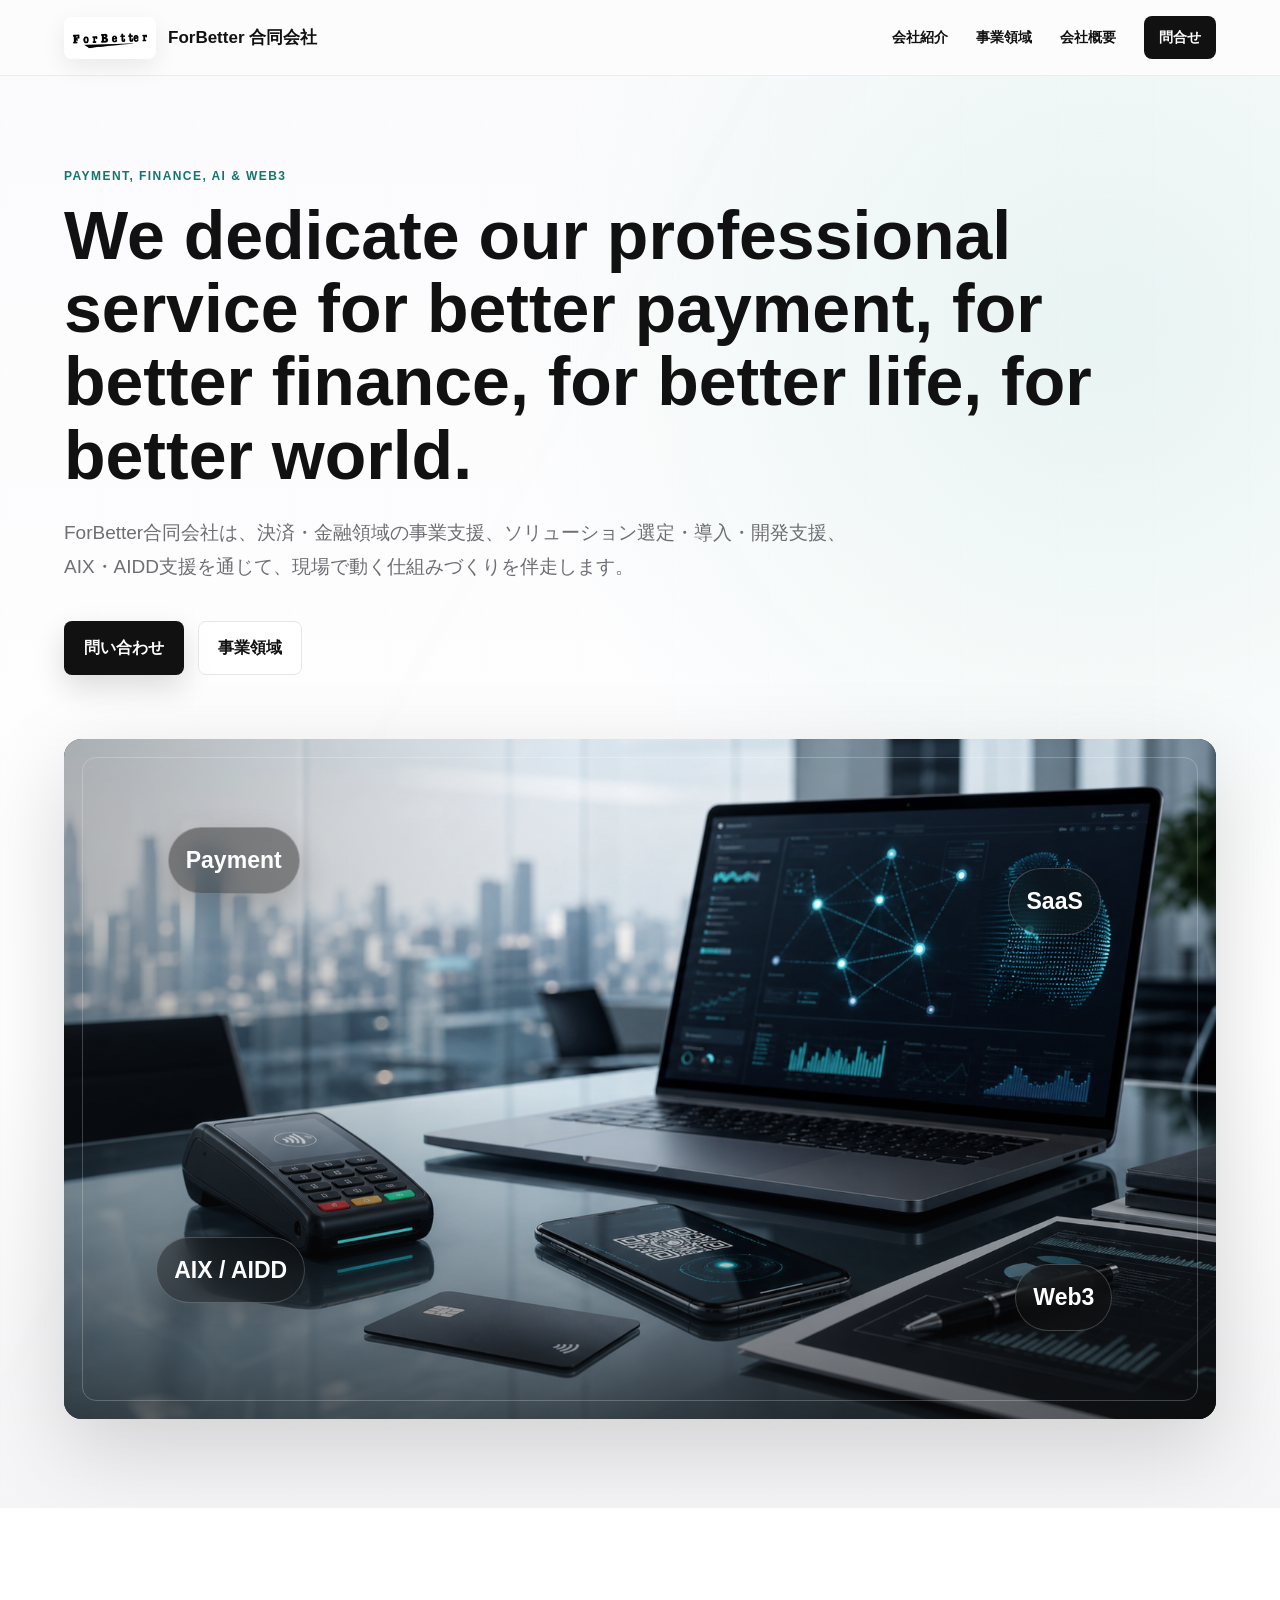
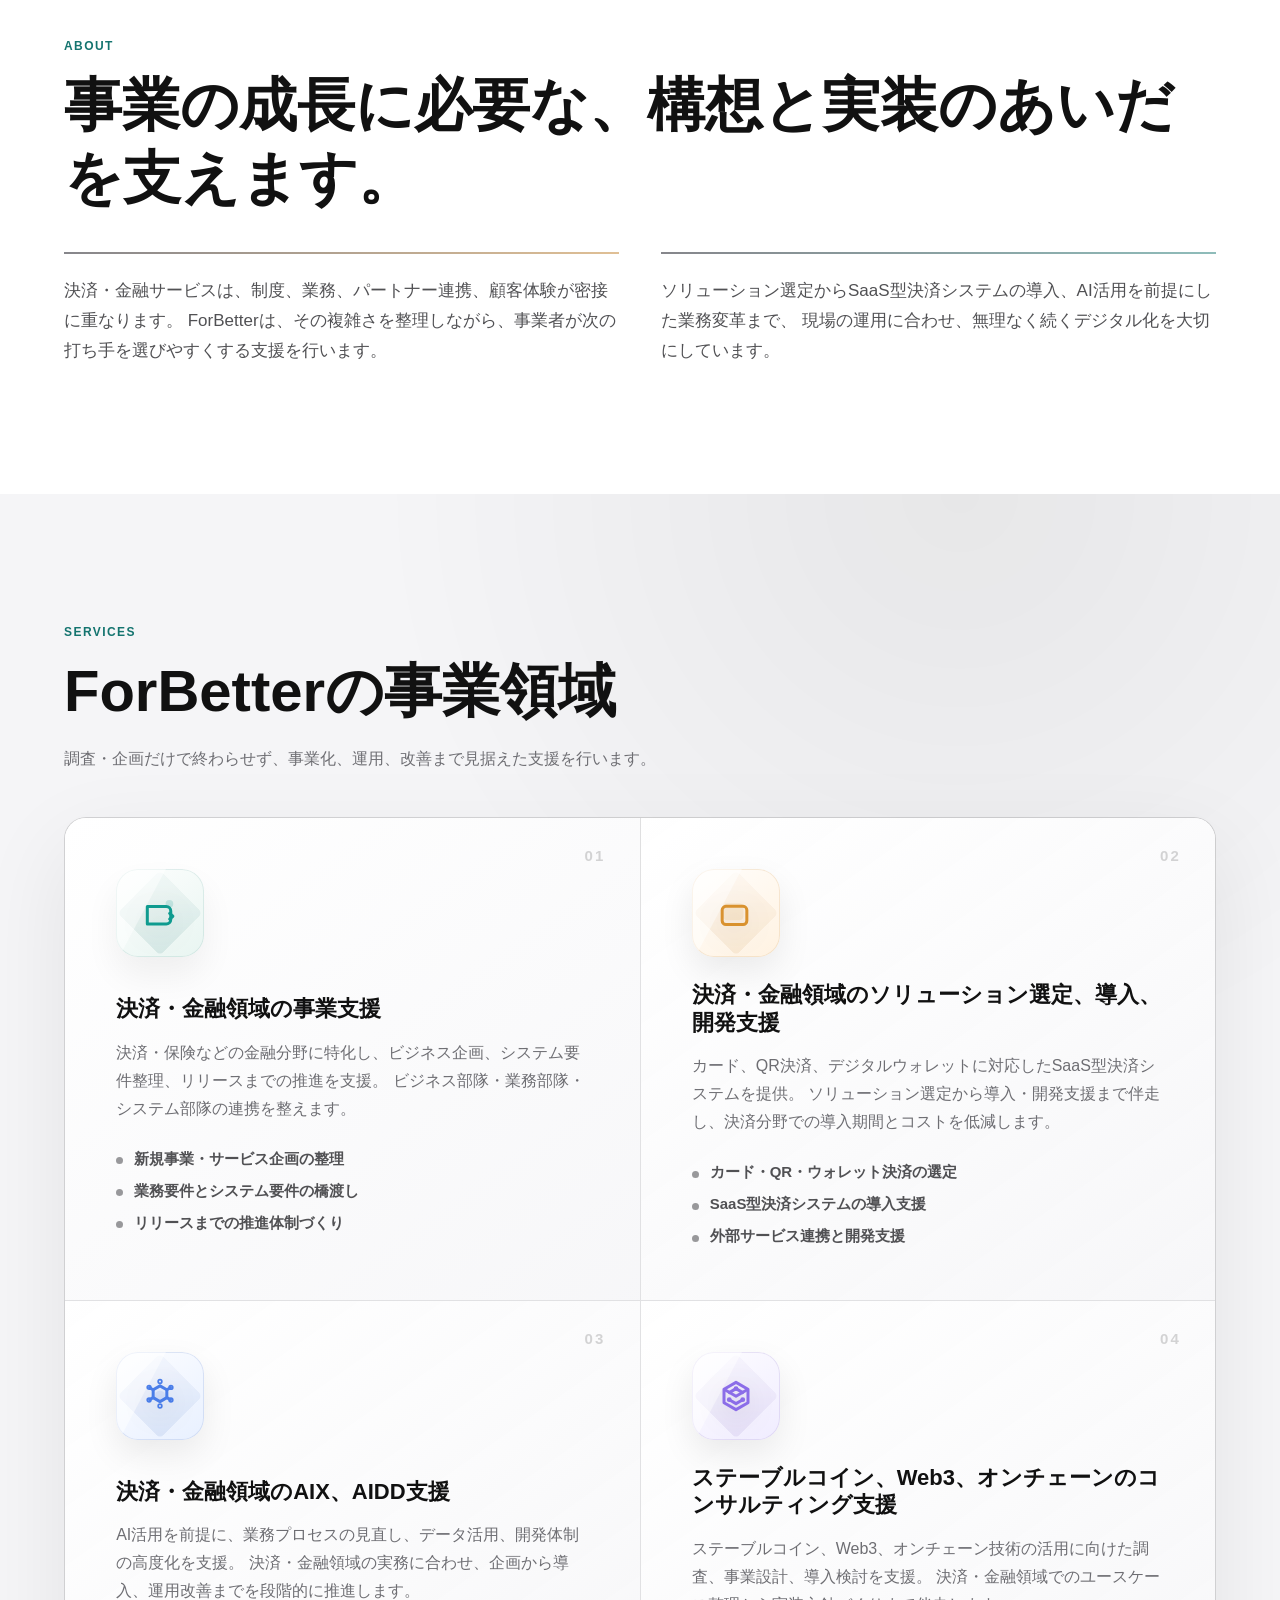
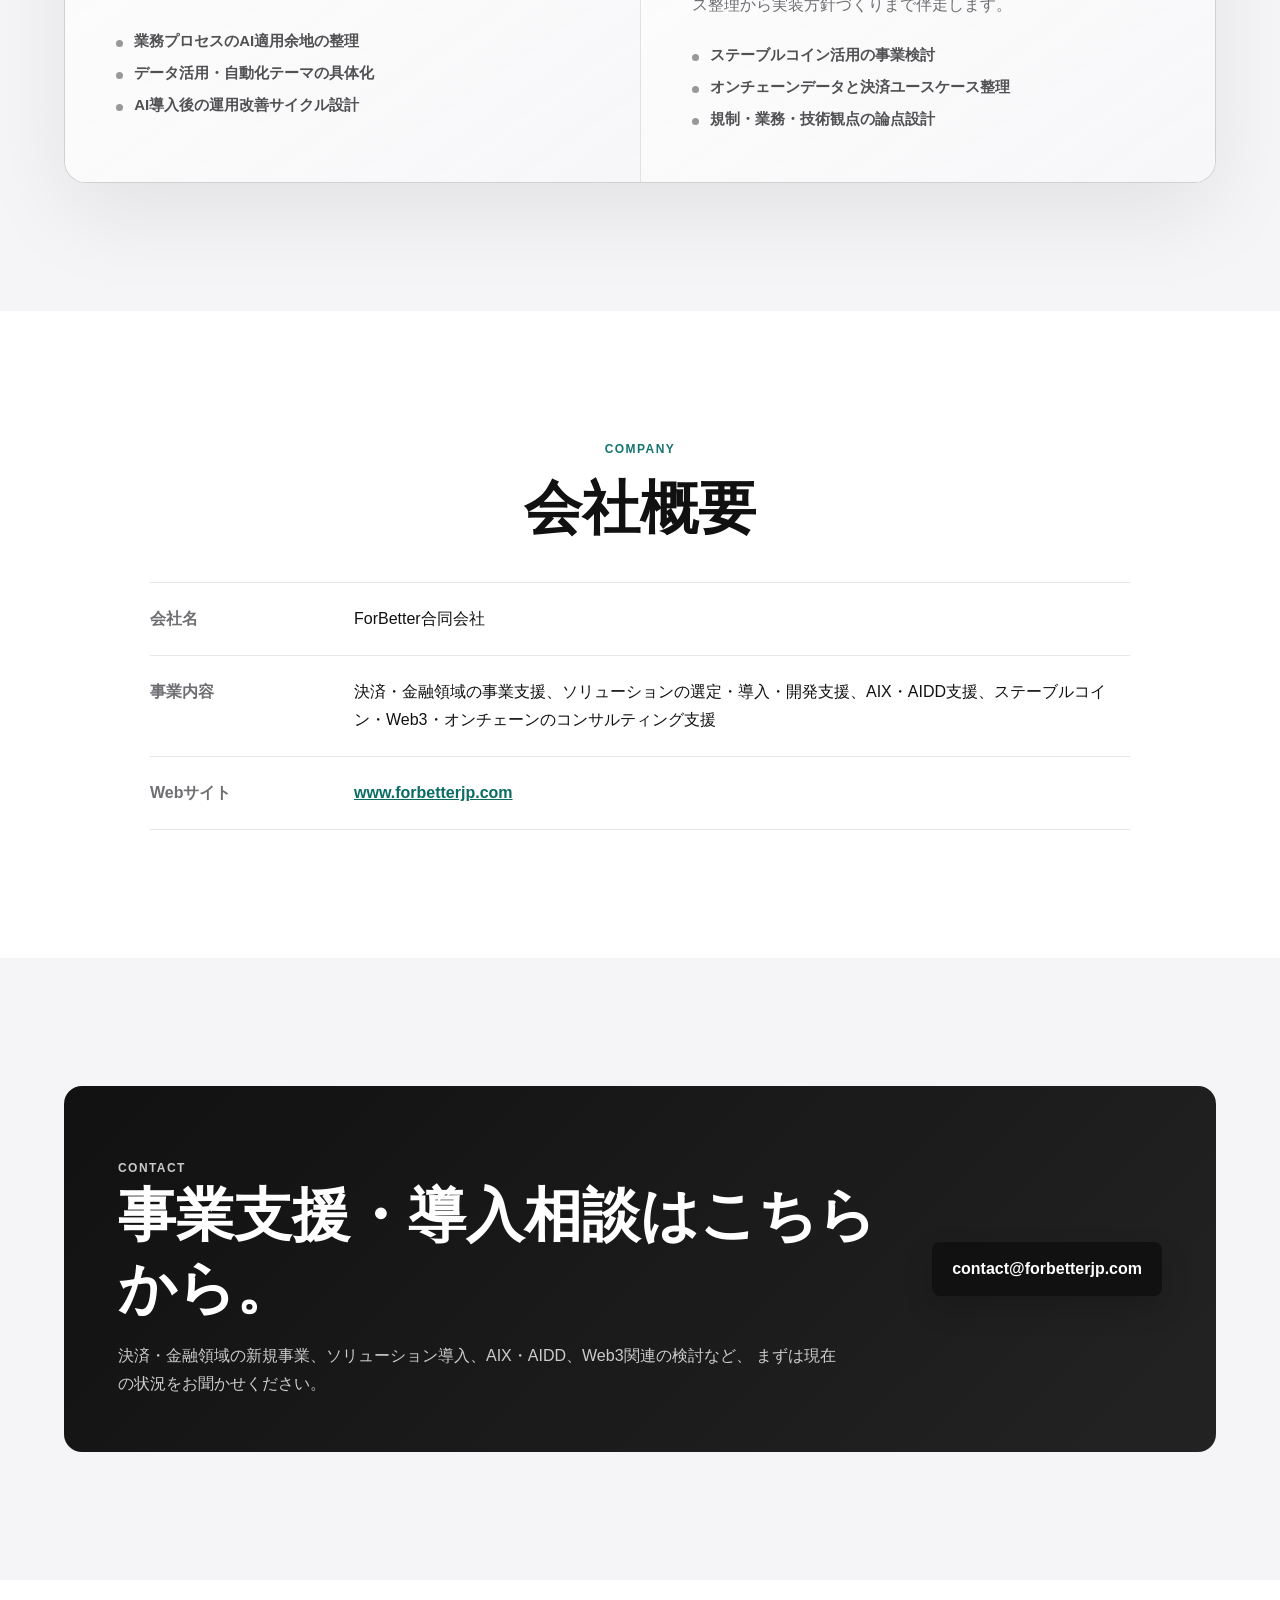
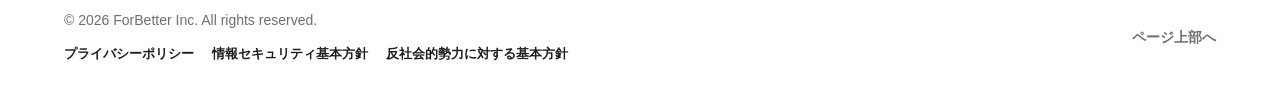
<file: index.html>
<!doctype html>
<html lang="ja">
  <head>
    <meta charset="utf-8">
    <meta name="viewport" content="width=device-width, initial-scale=1">
    <title>ForBetter合同会社 | 決済・金融領域の事業支援</title>
    <meta
      name="description"
      content="ForBetter合同会社は、決済・金融領域の事業支援、ソリューション選定・導入・開発支援、AIX・AIDD支援、Web3関連コンサルティングを通じて、事業のより良い成長を支えます。"
    >
    <meta name="theme-color" content="#111111">
    <meta property="og:type" content="website">
    <meta property="og:title" content="ForBetter合同会社">
    <meta property="og:description" content="決済・金融領域の実務に寄り添う事業支援パートナー。">
    <meta property="og:image" content="assets/forbetter-logo.png">
    <link rel="stylesheet" href="styles.css?v=20260530">
  </head>
  <body>
    <header class="site-header" data-header>
      <a class="brand" href="#top" aria-label="ForBetter合同会社 ホーム">
        <span class="brand-mark" aria-hidden="true">
          <img src="assets/forbetter-logo-trimmed.png" alt="">
        </span>
        <span class="brand-name">ForBetter 合同会社</span>
      </a>
      <button class="nav-toggle" type="button" aria-label="メニューを開く" aria-expanded="false" data-nav-toggle>
        <span></span>
        <span></span>
      </button>
      <nav class="site-nav" data-nav>
        <a href="#about">会社紹介</a>
        <a href="#services">事業領域</a>
        <a href="#company">会社概要</a>
        <a class="nav-cta" href="#contact">問合せ</a>
      </nav>
    </header>

    <main id="top">
      <section class="hero" aria-labelledby="hero-title">
        <div class="motion-grid" aria-hidden="true"></div>
        <div class="hero-copy">
          <p class="eyebrow">Payment, Finance, AI & Web3</p>
          <h1 id="hero-title">We dedicate our professional service for better payment, for better finance, for better life, for better world.</h1>
          <p class="lead">
            ForBetter合同会社は、決済・金融領域の事業支援、ソリューション選定・導入・開発支援、
            AIX・AIDD支援を通じて、現場で動く仕組みづくりを伴走します。
          </p>
          <div class="hero-actions">
            <a class="button primary" href="#contact">問い合わせ</a>
            <a class="button secondary" href="#services">事業領域</a>
          </div>
        </div>
        <figure class="hero-visual photo-stage" aria-label="決済・金融領域の事業支援を表すモダンなオフィス写真">
          <img src="assets/hero-fintech-consulting.png" alt="決済端末、カード、スマートフォン、AIとオンチェーン分析画面が並ぶモダンな金融コンサルティングのデスク">
          <figcaption>
            <span>Payment</span>
            <span>SaaS</span>
            <span>AIX / AIDD</span>
            <span>Web3</span>
          </figcaption>
        </figure>
      </section>

      <section class="intro band" id="about" aria-labelledby="about-title">
        <div class="section-heading">
          <p class="eyebrow">About</p>
          <h2 id="about-title">事業の成長に必要な、構想と実装のあいだを支えます。</h2>
        </div>
        <div class="intro-grid">
          <p>
            決済・金融サービスは、制度、業務、パートナー連携、顧客体験が密接に重なります。
            ForBetterは、その複雑さを整理しながら、事業者が次の打ち手を選びやすくする支援を行います。
          </p>
          <p>
            ソリューション選定からSaaS型決済システムの導入、AI活用を前提にした業務変革まで、
            現場の運用に合わせ、無理なく続くデジタル化を大切にしています。
          </p>
        </div>
      </section>

      <section class="services" id="services" aria-labelledby="services-title">
        <div class="section-heading narrow">
          <p class="eyebrow">Services</p>
          <h2 id="services-title">ForBetterの事業領域</h2>
          <p>
            調査・企画だけで終わらせず、事業化、運用、改善まで見据えた支援を行います。
          </p>
        </div>

        <div class="service-list">
          <article class="service-card">
            <span class="service-index">01</span>
            <div class="service-icon" aria-hidden="true">
              <svg viewBox="0 0 24 24" role="img">
                <defs>
                  <linearGradient id="icon-business" x1="3" x2="21" y1="4" y2="20">
                    <stop stop-color="#0f9b8f"/>
                    <stop offset="1" stop-color="#0f5f59"/>
                  </linearGradient>
                </defs>
                <circle cx="17.4" cy="6.7" r="2.2" style="fill: rgba(15, 155, 143, 0.18); stroke: none;"/>
                <path d="M4.75 8.25h10.8a2.6 2.6 0 0 1 2.6 2.6v4.9a2.6 2.6 0 0 1-2.6 2.6H4.75V8.25Z"/>
                <path d="M7.25 11.25h5.2"/>
                <path d="M7.25 14.25h3.2"/>
                <path d="M14.25 13.85h4.85"/>
                <path d="m17.5 12.25 1.85 1.6-1.85 1.6"/>
              </svg>
            </div>
            <div>
              <h3>決済・金融領域の事業支援</h3>
              <p>
                決済・保険などの金融分野に特化し、ビジネス企画、システム要件整理、リリースまでの推進を支援。
                ビジネス部隊・業務部隊・システム部隊の連携を整えます。
              </p>
              <ul class="service-points">
                <li>新規事業・サービス企画の整理</li>
                <li>業務要件とシステム要件の橋渡し</li>
                <li>リリースまでの推進体制づくり</li>
              </ul>
            </div>
          </article>

          <article class="service-card">
            <span class="service-index">02</span>
            <div class="service-icon amber" aria-hidden="true">
              <svg viewBox="0 0 24 24" role="img">
                <defs>
                  <linearGradient id="icon-solution" x1="4" x2="20" y1="5" y2="19">
                    <stop stop-color="#d9922f"/>
                    <stop offset="1" stop-color="#9b5d15"/>
                  </linearGradient>
                </defs>
                <rect x="4.5" y="6.4" width="11.8" height="9.8" rx="2.4" style="fill: rgba(217, 146, 47, 0.12); stroke: none;"/>
                <path d="M6.25 8.2h9.8a2.15 2.15 0 0 1 2.15 2.15v6.05a2.15 2.15 0 0 1-2.15 2.15h-9.8A2.15 2.15 0 0 1 4.1 16.4v-6.05A2.15 2.15 0 0 1 6.25 8.2Z"/>
                <path d="M6.8 11.2h4.4"/>
                <path d="M6.8 14.15h2.8"/>
                <path d="M14.75 13.05h.05"/>
                <path d="M17.65 6.1v2.4"/>
                <path d="M19.95 8.4h-2.3"/>
              </svg>
            </div>
            <div>
              <h3>決済・金融領域のソリューション選定、導入、開発支援</h3>
              <p>
                カード、QR決済、デジタルウォレットに対応したSaaS型決済システムを提供。
                ソリューション選定から導入・開発支援まで伴走し、決済分野での導入期間とコストを低減します。
              </p>
              <ul class="service-points">
                <li>カード・QR・ウォレット決済の選定</li>
                <li>SaaS型決済システムの導入支援</li>
                <li>外部サービス連携と開発支援</li>
              </ul>
            </div>
          </article>

          <article class="service-card">
            <span class="service-index">03</span>
            <div class="service-icon blue" aria-hidden="true">
              <svg viewBox="0 0 24 24" role="img">
                <defs>
                  <linearGradient id="icon-ai" x1="4" x2="20" y1="4" y2="20">
                    <stop stop-color="#4a7de8"/>
                    <stop offset="1" stop-color="#244a9c"/>
                  </linearGradient>
                </defs>
                <circle cx="12" cy="12" r="3.1" style="fill: rgba(74, 125, 232, 0.13); stroke: none;"/>
                <path d="M8.1 8.45 12 6.2l3.9 2.25v4.5L12 15.2l-3.9-2.25v-4.5Z"/>
                <path d="M12 6.2V3.95"/>
                <path d="M15.9 8.45 18 7.25"/>
                <path d="M15.9 12.95 18 14.15"/>
                <path d="M12 15.2v2.25"/>
                <path d="M8.1 12.95 6 14.15"/>
                <path d="M8.1 8.45 6 7.25"/>
                <circle cx="12" cy="3.7" r="1.05"/>
                <circle cx="18.25" cy="7.1" r="1.05"/>
                <circle cx="18.25" cy="14.3" r="1.05"/>
                <circle cx="12" cy="17.75" r="1.05"/>
                <circle cx="5.75" cy="14.3" r="1.05"/>
                <circle cx="5.75" cy="7.1" r="1.05"/>
              </svg>
            </div>
            <div>
              <h3>決済・金融領域のAIX、AIDD支援</h3>
              <p>
                AI活用を前提に、業務プロセスの見直し、データ活用、開発体制の高度化を支援。
                決済・金融領域の実務に合わせ、企画から導入、運用改善までを段階的に推進します。
              </p>
              <ul class="service-points">
                <li>業務プロセスのAI適用余地の整理</li>
                <li>データ活用・自動化テーマの具体化</li>
                <li>AI導入後の運用改善サイクル設計</li>
              </ul>
            </div>
          </article>

          <article class="service-card">
            <span class="service-index">04</span>
            <div class="service-icon violet" aria-hidden="true">
              <svg viewBox="0 0 24 24" role="img">
                <defs>
                  <linearGradient id="icon-web3" x1="4" x2="20" y1="4" y2="20">
                    <stop stop-color="#8b6de8"/>
                    <stop offset="1" stop-color="#51389e"/>
                  </linearGradient>
                </defs>
                <path d="M12 4.2 18.85 8.15v7.7L12 19.8l-6.85-3.95v-7.7L12 4.2Z"/>
                <path d="m5.65 8.45 6.35 3.7 6.35-3.7"/>
                <path d="M12 12.15v7.05"/>
                <path d="M8.15 10.05 12 7.8l3.85 2.25"/>
                <path d="M8.15 14.1 12 16.35l3.85-2.25"/>
                <circle cx="12" cy="7.8" r="0.9" style="fill: rgba(139, 109, 232, 0.18);"/>
                <circle cx="8.15" cy="14.1" r="0.9" style="fill: rgba(139, 109, 232, 0.18);"/>
                <circle cx="15.85" cy="14.1" r="0.9" style="fill: rgba(139, 109, 232, 0.18);"/>
              </svg>
            </div>
            <div>
              <h3>ステーブルコイン、Web3、オンチェーンのコンサルティング支援</h3>
              <p>
                ステーブルコイン、Web3、オンチェーン技術の活用に向けた調査、事業設計、導入検討を支援。
                決済・金融領域でのユースケース整理から実装方針づくりまで伴走します。
              </p>
              <ul class="service-points">
                <li>ステーブルコイン活用の事業検討</li>
                <li>オンチェーンデータと決済ユースケース整理</li>
                <li>規制・業務・技術観点の論点設計</li>
              </ul>
            </div>
          </article>
        </div>
      </section>

      <section class="company" id="company" aria-labelledby="company-title">
        <div class="section-heading">
          <p class="eyebrow">Company</p>
          <h2 id="company-title">会社概要</h2>
        </div>
        <dl class="company-table">
          <div>
            <dt>会社名</dt>
            <dd>ForBetter合同会社</dd>
          </div>
          <div>
            <dt>事業内容</dt>
            <dd>決済・金融領域の事業支援、ソリューションの選定・導入・開発支援、AIX・AIDD支援、ステーブルコイン・Web3・オンチェーンのコンサルティング支援</dd>
          </div>
          <div>
            <dt>Webサイト</dt>
            <dd><a href="https://www.forbetterjp.com/">www.forbetterjp.com</a></dd>
          </div>
        </dl>
      </section>

      <section class="contact band" id="contact" aria-labelledby="contact-title">
        <div class="contact-panel">
          <div>
            <p class="eyebrow">Contact</p>
            <h2 id="contact-title">事業支援・導入相談はこちらから。</h2>
            <p>
              決済・金融領域の新規事業、ソリューション導入、AIX・AIDD、Web3関連の検討など、
              まずは現在の状況をお聞かせください。
            </p>
          </div>
          <a class="button primary large" href="mailto:contact@forbetterjp.com">contact@forbetterjp.com</a>
        </div>
      </section>
    </main>

    <footer class="site-footer">
      <div>
        <p>© <span data-year></span> ForBetter Inc. All rights reserved.</p>
        <nav class="footer-links" aria-label="フッターリンク">
          <a href="privacy-policy.html">プライバシーポリシー</a>
          <a href="info-security-policy.html">情報セキュリティ基本方針</a>
          <a href="anti-social-forces-policy.html">反社会的勢力に対する基本方針</a>
        </nav>
      </div>
      <a class="back-to-top" href="#top">ページ上部へ</a>
    </footer>

    <script src="script.js"></script>
  </body>
</html>
</file>
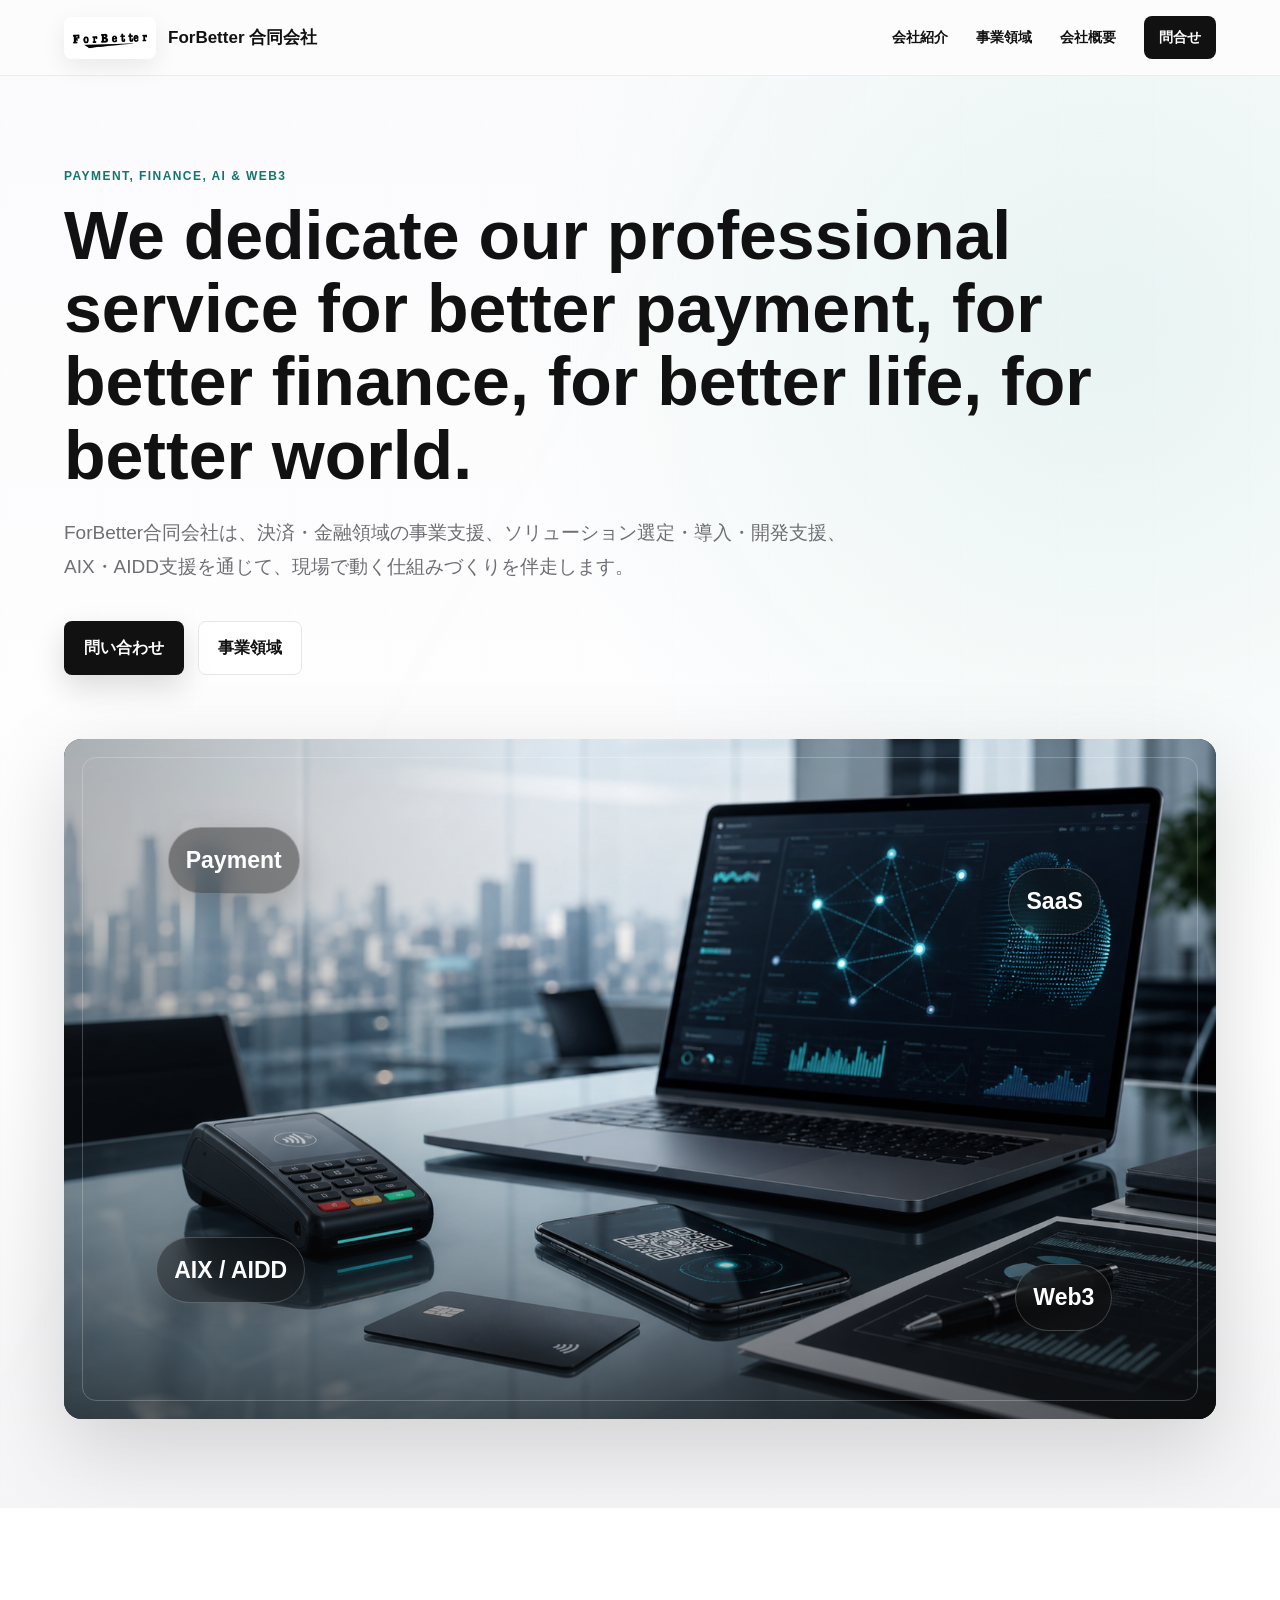
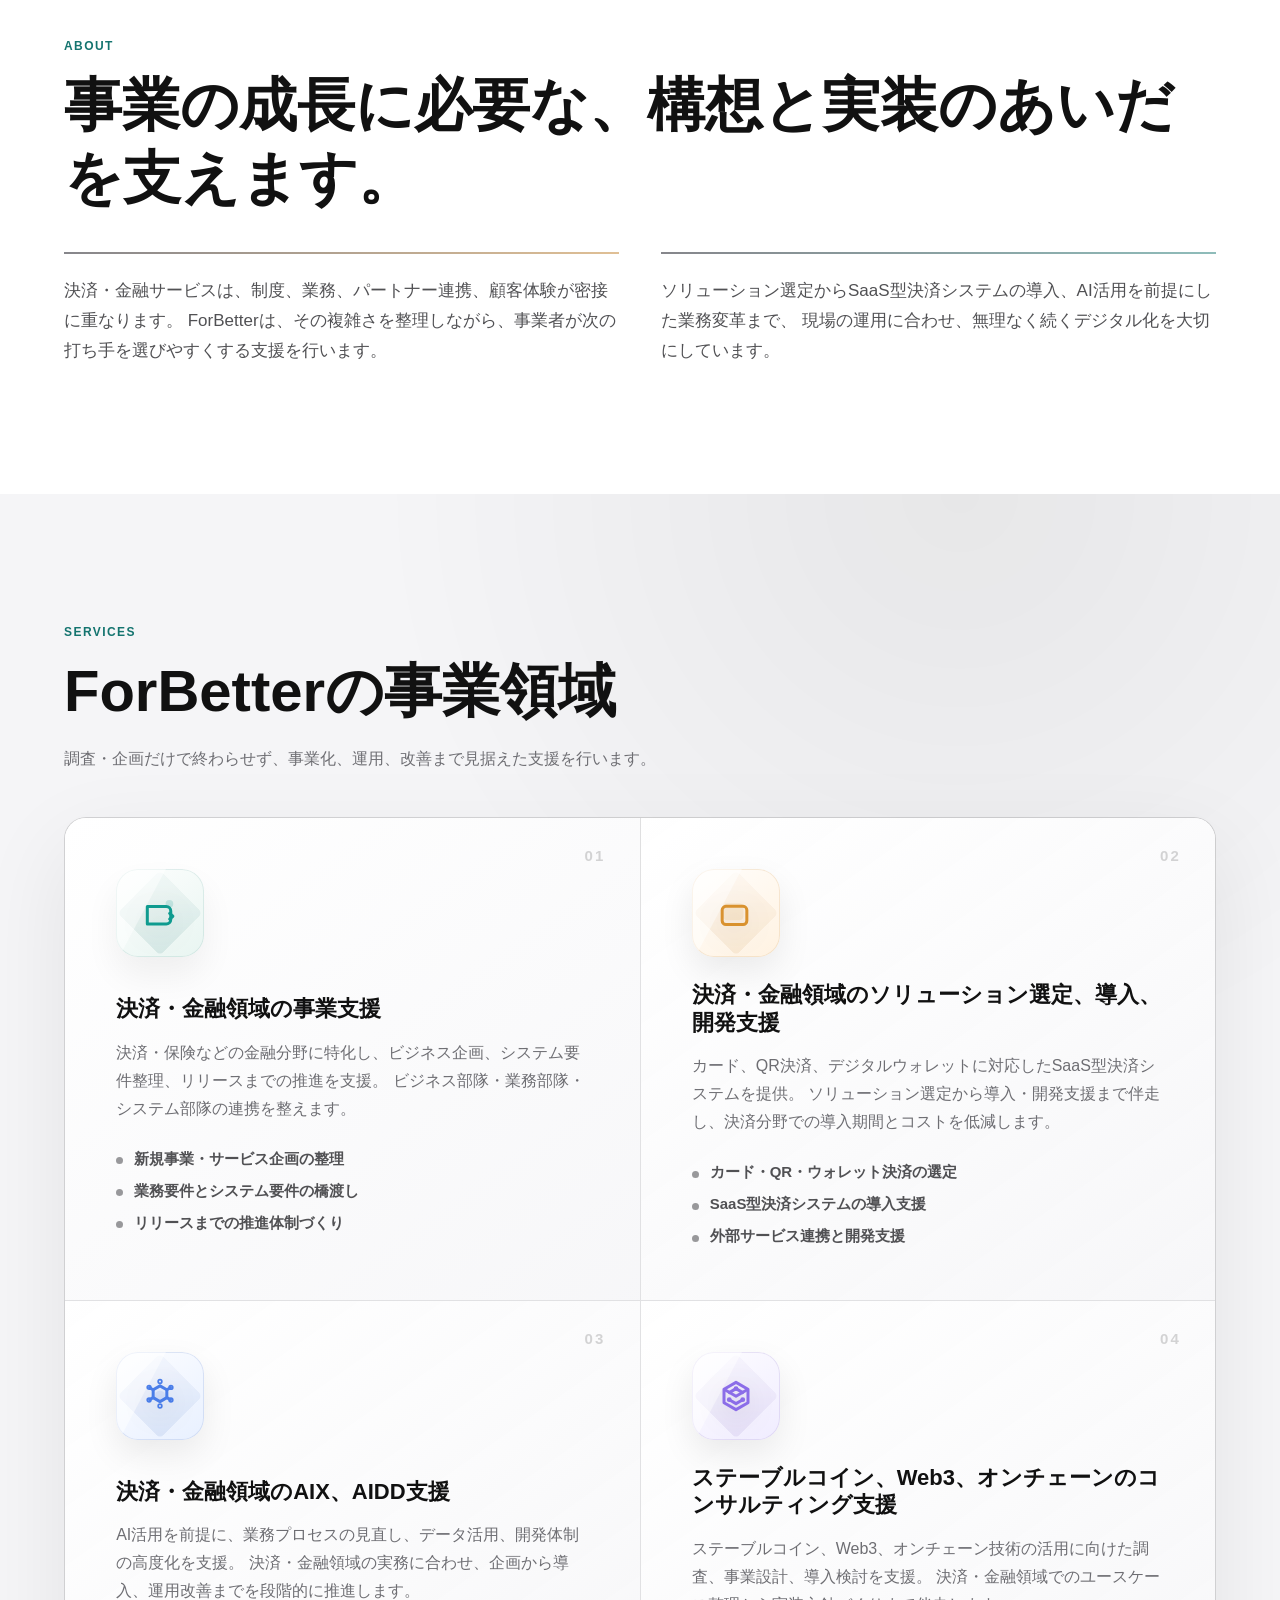
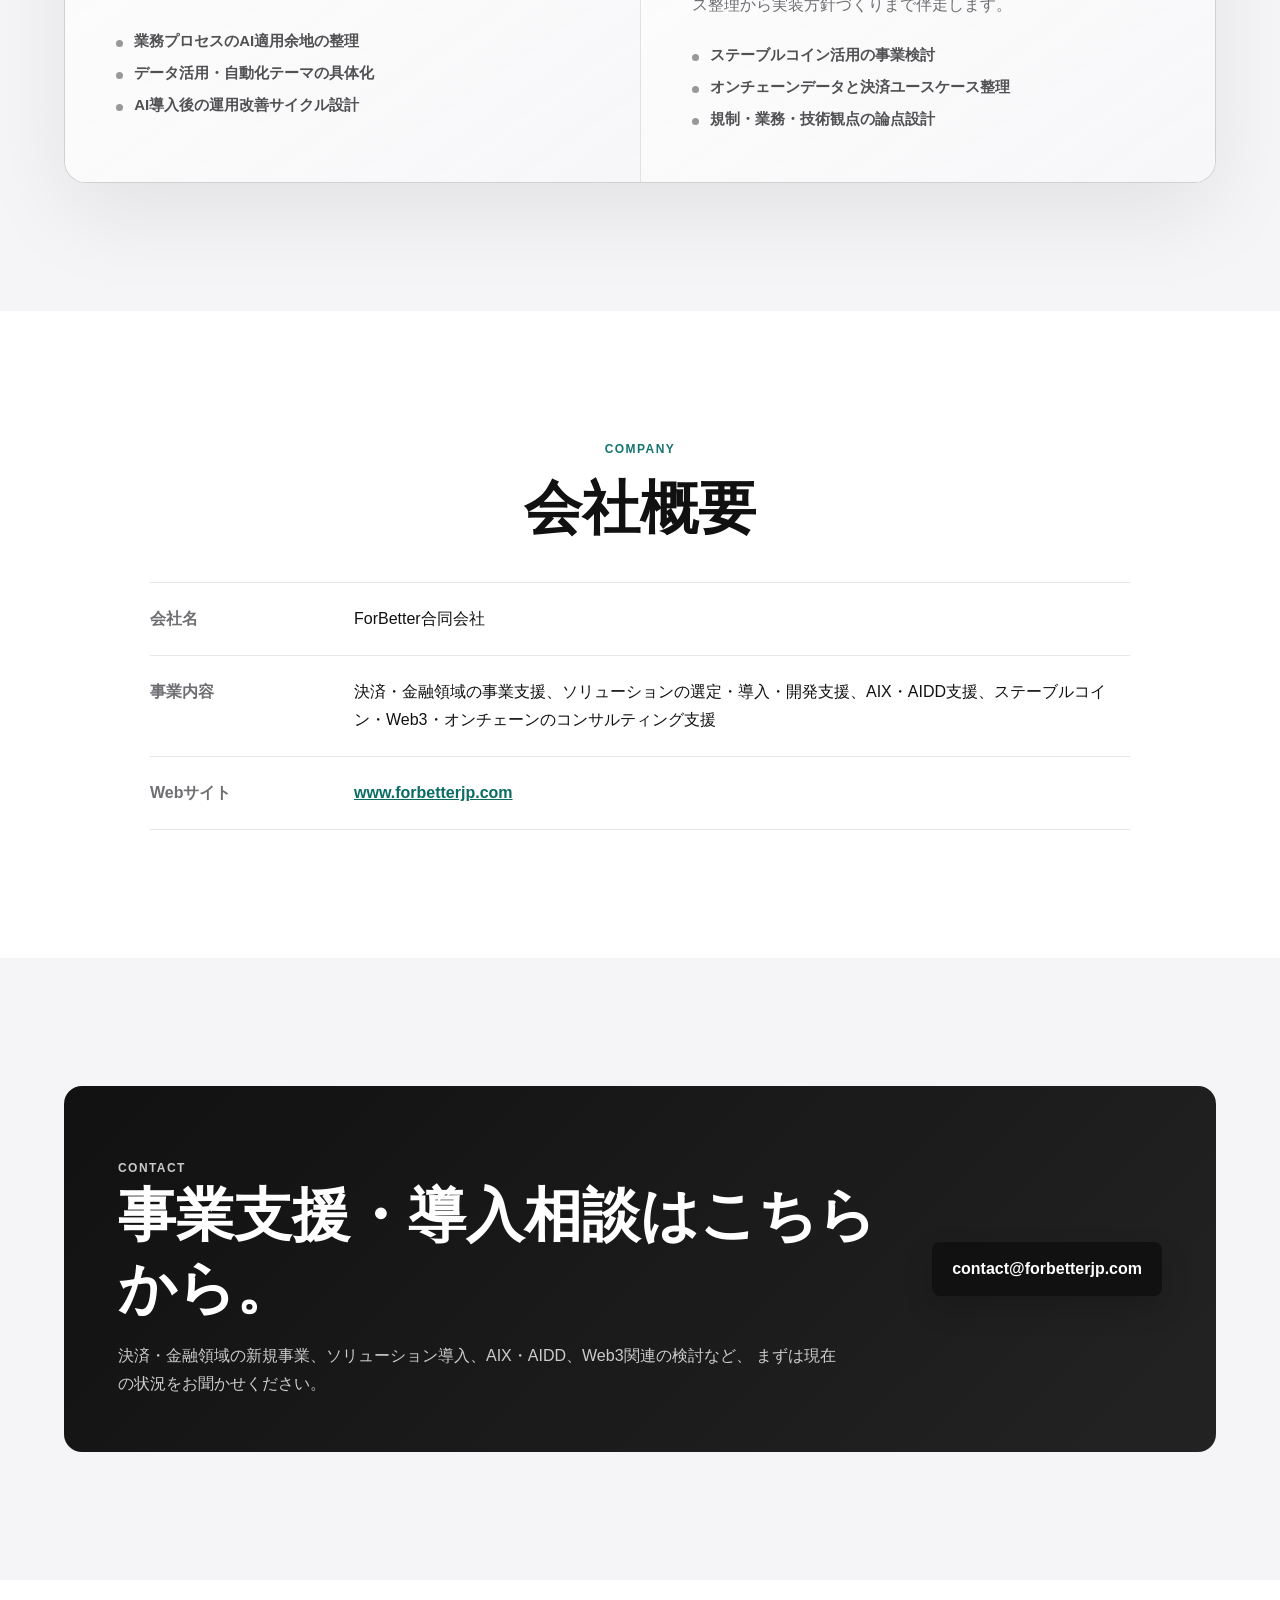
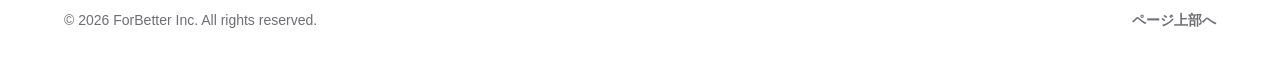
<file: forbetter_homepage/index.html>
<!doctype html>
<html lang="ja">
  <head>
    <meta charset="utf-8">
    <meta name="viewport" content="width=device-width, initial-scale=1">
    <title>ForBetter合同会社 | 決済・金融領域の事業支援</title>
    <meta
      name="description"
      content="ForBetter合同会社は、決済・金融領域の事業支援、ソリューション選定・導入・開発支援、AIX・AIDD支援、Web3関連コンサルティングを通じて、事業のより良い成長を支えます。"
    >
    <meta name="theme-color" content="#111111">
    <meta property="og:type" content="website">
    <meta property="og:title" content="ForBetter合同会社">
    <meta property="og:description" content="決済・金融領域の実務に寄り添う事業支援パートナー。">
    <meta property="og:image" content="assets/forbetter-logo.png">
    <link rel="stylesheet" href="styles.css">
  </head>
  <body>
    <header class="site-header" data-header>
      <a class="brand" href="#top" aria-label="ForBetter合同会社 ホーム">
        <span class="brand-mark" aria-hidden="true">
          <img src="assets/forbetter-logo-trimmed.png" alt="">
        </span>
        <span class="brand-name">ForBetter 合同会社</span>
      </a>
      <button class="nav-toggle" type="button" aria-label="メニューを開く" aria-expanded="false" data-nav-toggle>
        <span></span>
        <span></span>
      </button>
      <nav class="site-nav" data-nav>
        <a href="#about">会社紹介</a>
        <a href="#services">事業領域</a>
        <a href="#company">会社概要</a>
        <a class="nav-cta" href="#contact">問合せ</a>
      </nav>
    </header>

    <main id="top">
      <section class="hero" aria-labelledby="hero-title">
        <div class="motion-grid" aria-hidden="true"></div>
        <div class="hero-copy">
          <p class="eyebrow">Payment, Finance, AI & Web3</p>
          <h1 id="hero-title">We dedicate our professional service for better payment, for better finance, for better life, for better world.</h1>
          <p class="lead">
            ForBetter合同会社は、決済・金融領域の事業支援、ソリューション選定・導入・開発支援、
            AIX・AIDD支援を通じて、現場で動く仕組みづくりを伴走します。
          </p>
          <div class="hero-actions">
            <a class="button primary" href="#contact">問い合わせ</a>
            <a class="button secondary" href="#services">事業領域</a>
          </div>
        </div>
        <figure class="hero-visual photo-stage" aria-label="決済・金融領域の事業支援を表すモダンなオフィス写真">
          <img src="assets/hero-fintech-consulting.png" alt="決済端末、カード、スマートフォン、AIとオンチェーン分析画面が並ぶモダンな金融コンサルティングのデスク">
          <figcaption>
            <span>Payment</span>
            <span>SaaS</span>
            <span>AIX / AIDD</span>
            <span>Web3</span>
          </figcaption>
        </figure>
      </section>

      <section class="intro band" id="about" aria-labelledby="about-title">
        <div class="section-heading">
          <p class="eyebrow">About</p>
          <h2 id="about-title">事業の成長に必要な、構想と実装のあいだを支えます。</h2>
        </div>
        <div class="intro-grid">
          <p>
            決済・金融サービスは、制度、業務、パートナー連携、顧客体験が密接に重なります。
            ForBetterは、その複雑さを整理しながら、事業者が次の打ち手を選びやすくする支援を行います。
          </p>
          <p>
            ソリューション選定からSaaS型決済システムの導入、AI活用を前提にした業務変革まで、
            現場の運用に合わせ、無理なく続くデジタル化を大切にしています。
          </p>
        </div>
      </section>

      <section class="services" id="services" aria-labelledby="services-title">
        <div class="section-heading narrow">
          <p class="eyebrow">Services</p>
          <h2 id="services-title">ForBetterの事業領域</h2>
          <p>
            調査・企画だけで終わらせず、事業化、運用、改善まで見据えた支援を行います。
          </p>
        </div>

        <div class="service-list">
          <article class="service-card">
            <span class="service-index">01</span>
            <div class="service-icon" aria-hidden="true">
              <svg viewBox="0 0 24 24" role="img">
                <defs>
                  <linearGradient id="icon-business" x1="3" x2="21" y1="4" y2="20">
                    <stop stop-color="#0f9b8f"/>
                    <stop offset="1" stop-color="#0f5f59"/>
                  </linearGradient>
                </defs>
                <circle cx="17.4" cy="6.7" r="2.2" style="fill: rgba(15, 155, 143, 0.18); stroke: none;"/>
                <path d="M4.75 8.25h10.8a2.6 2.6 0 0 1 2.6 2.6v4.9a2.6 2.6 0 0 1-2.6 2.6H4.75V8.25Z"/>
                <path d="M7.25 11.25h5.2"/>
                <path d="M7.25 14.25h3.2"/>
                <path d="M14.25 13.85h4.85"/>
                <path d="m17.5 12.25 1.85 1.6-1.85 1.6"/>
              </svg>
            </div>
            <div>
              <h3>決済・金融領域の事業支援</h3>
              <p>
                決済・保険などの金融分野に特化し、ビジネス企画、システム要件整理、リリースまでの推進を支援。
                ビジネス部隊・業務部隊・システム部隊の連携を整えます。
              </p>
              <ul class="service-points">
                <li>新規事業・サービス企画の整理</li>
                <li>業務要件とシステム要件の橋渡し</li>
                <li>リリースまでの推進体制づくり</li>
              </ul>
            </div>
          </article>

          <article class="service-card">
            <span class="service-index">02</span>
            <div class="service-icon amber" aria-hidden="true">
              <svg viewBox="0 0 24 24" role="img">
                <defs>
                  <linearGradient id="icon-solution" x1="4" x2="20" y1="5" y2="19">
                    <stop stop-color="#d9922f"/>
                    <stop offset="1" stop-color="#9b5d15"/>
                  </linearGradient>
                </defs>
                <rect x="4.5" y="6.4" width="11.8" height="9.8" rx="2.4" style="fill: rgba(217, 146, 47, 0.12); stroke: none;"/>
                <path d="M6.25 8.2h9.8a2.15 2.15 0 0 1 2.15 2.15v6.05a2.15 2.15 0 0 1-2.15 2.15h-9.8A2.15 2.15 0 0 1 4.1 16.4v-6.05A2.15 2.15 0 0 1 6.25 8.2Z"/>
                <path d="M6.8 11.2h4.4"/>
                <path d="M6.8 14.15h2.8"/>
                <path d="M14.75 13.05h.05"/>
                <path d="M17.65 6.1v2.4"/>
                <path d="M19.95 8.4h-2.3"/>
              </svg>
            </div>
            <div>
              <h3>決済・金融領域のソリューション選定、導入、開発支援</h3>
              <p>
                カード、QR決済、デジタルウォレットに対応したSaaS型決済システムを提供。
                ソリューション選定から導入・開発支援まで伴走し、決済分野での導入期間とコストを低減します。
              </p>
              <ul class="service-points">
                <li>カード・QR・ウォレット決済の選定</li>
                <li>SaaS型決済システムの導入支援</li>
                <li>外部サービス連携と開発支援</li>
              </ul>
            </div>
          </article>

          <article class="service-card">
            <span class="service-index">03</span>
            <div class="service-icon blue" aria-hidden="true">
              <svg viewBox="0 0 24 24" role="img">
                <defs>
                  <linearGradient id="icon-ai" x1="4" x2="20" y1="4" y2="20">
                    <stop stop-color="#4a7de8"/>
                    <stop offset="1" stop-color="#244a9c"/>
                  </linearGradient>
                </defs>
                <circle cx="12" cy="12" r="3.1" style="fill: rgba(74, 125, 232, 0.13); stroke: none;"/>
                <path d="M8.1 8.45 12 6.2l3.9 2.25v4.5L12 15.2l-3.9-2.25v-4.5Z"/>
                <path d="M12 6.2V3.95"/>
                <path d="M15.9 8.45 18 7.25"/>
                <path d="M15.9 12.95 18 14.15"/>
                <path d="M12 15.2v2.25"/>
                <path d="M8.1 12.95 6 14.15"/>
                <path d="M8.1 8.45 6 7.25"/>
                <circle cx="12" cy="3.7" r="1.05"/>
                <circle cx="18.25" cy="7.1" r="1.05"/>
                <circle cx="18.25" cy="14.3" r="1.05"/>
                <circle cx="12" cy="17.75" r="1.05"/>
                <circle cx="5.75" cy="14.3" r="1.05"/>
                <circle cx="5.75" cy="7.1" r="1.05"/>
              </svg>
            </div>
            <div>
              <h3>決済・金融領域のAIX、AIDD支援</h3>
              <p>
                AI活用を前提に、業務プロセスの見直し、データ活用、開発体制の高度化を支援。
                決済・金融領域の実務に合わせ、企画から導入、運用改善までを段階的に推進します。
              </p>
              <ul class="service-points">
                <li>業務プロセスのAI適用余地の整理</li>
                <li>データ活用・自動化テーマの具体化</li>
                <li>AI導入後の運用改善サイクル設計</li>
              </ul>
            </div>
          </article>

          <article class="service-card">
            <span class="service-index">04</span>
            <div class="service-icon violet" aria-hidden="true">
              <svg viewBox="0 0 24 24" role="img">
                <defs>
                  <linearGradient id="icon-web3" x1="4" x2="20" y1="4" y2="20">
                    <stop stop-color="#8b6de8"/>
                    <stop offset="1" stop-color="#51389e"/>
                  </linearGradient>
                </defs>
                <path d="M12 4.2 18.85 8.15v7.7L12 19.8l-6.85-3.95v-7.7L12 4.2Z"/>
                <path d="m5.65 8.45 6.35 3.7 6.35-3.7"/>
                <path d="M12 12.15v7.05"/>
                <path d="M8.15 10.05 12 7.8l3.85 2.25"/>
                <path d="M8.15 14.1 12 16.35l3.85-2.25"/>
                <circle cx="12" cy="7.8" r="0.9" style="fill: rgba(139, 109, 232, 0.18);"/>
                <circle cx="8.15" cy="14.1" r="0.9" style="fill: rgba(139, 109, 232, 0.18);"/>
                <circle cx="15.85" cy="14.1" r="0.9" style="fill: rgba(139, 109, 232, 0.18);"/>
              </svg>
            </div>
            <div>
              <h3>ステーブルコイン、Web3、オンチェーンのコンサルティング支援</h3>
              <p>
                ステーブルコイン、Web3、オンチェーン技術の活用に向けた調査、事業設計、導入検討を支援。
                決済・金融領域でのユースケース整理から実装方針づくりまで伴走します。
              </p>
              <ul class="service-points">
                <li>ステーブルコイン活用の事業検討</li>
                <li>オンチェーンデータと決済ユースケース整理</li>
                <li>規制・業務・技術観点の論点設計</li>
              </ul>
            </div>
          </article>
        </div>
      </section>

      <section class="company" id="company" aria-labelledby="company-title">
        <div class="section-heading">
          <p class="eyebrow">Company</p>
          <h2 id="company-title">会社概要</h2>
        </div>
        <dl class="company-table">
          <div>
            <dt>会社名</dt>
            <dd>ForBetter合同会社</dd>
          </div>
          <div>
            <dt>事業内容</dt>
            <dd>決済・金融領域の事業支援、ソリューションの選定・導入・開発支援、AIX・AIDD支援、ステーブルコイン・Web3・オンチェーンのコンサルティング支援</dd>
          </div>
          <div>
            <dt>Webサイト</dt>
            <dd><a href="https://www.forbetterjp.com/">www.forbetterjp.com</a></dd>
          </div>
        </dl>
      </section>

      <section class="contact band" id="contact" aria-labelledby="contact-title">
        <div class="contact-panel">
          <div>
            <p class="eyebrow">Contact</p>
            <h2 id="contact-title">事業支援・導入相談はこちらから。</h2>
            <p>
              決済・金融領域の新規事業、ソリューション導入、AIX・AIDD、Web3関連の検討など、
              まずは現在の状況をお聞かせください。
            </p>
          </div>
          <a class="button primary large" href="mailto:contact@forbetterjp.com">contact@forbetterjp.com</a>
        </div>
      </section>
    </main>

    <footer class="site-footer">
      <p>© <span data-year></span> ForBetter Inc. All rights reserved.</p>
      <a href="#top">ページ上部へ</a>
    </footer>

    <script src="script.js"></script>
  </body>
</html>
</file>
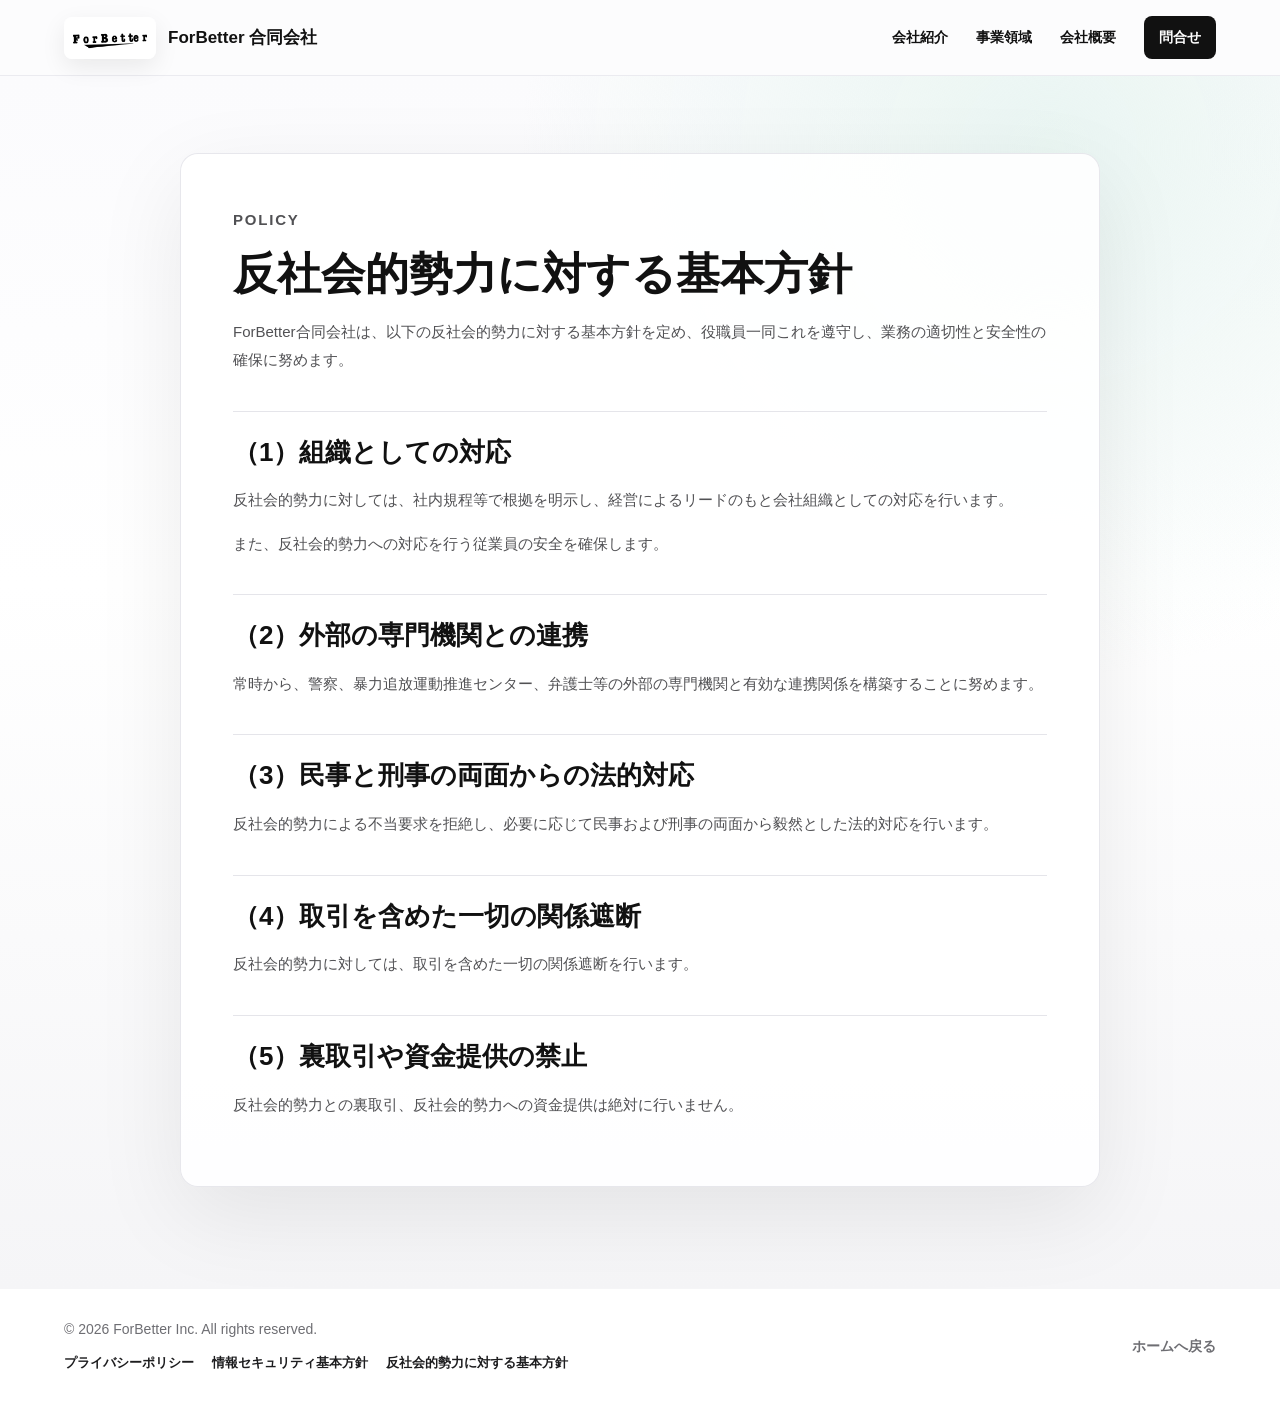
<file: anti-social-forces-policy.html>
<!doctype html>
<html lang="ja">
  <head>
    <meta charset="utf-8">
    <meta name="viewport" content="width=device-width, initial-scale=1">
    <title>反社会的勢力に対する基本方針 | ForBetter合同会社</title>
    <meta name="description" content="ForBetter合同会社の反社会的勢力に対する基本方針です。">
    <meta name="theme-color" content="#111111">
    <link rel="stylesheet" href="styles.css?v=20260530">
  </head>
  <body>
    <header class="site-header" data-header>
      <a class="brand" href="index.html#top" aria-label="ForBetter合同会社 ホーム">
        <span class="brand-mark" aria-hidden="true">
          <img src="assets/forbetter-logo-trimmed.png" alt="">
        </span>
        <span class="brand-name">ForBetter 合同会社</span>
      </a>
      <button class="nav-toggle" type="button" aria-label="メニューを開く" aria-expanded="false" data-nav-toggle>
        <span></span>
        <span></span>
      </button>
      <nav class="site-nav" data-nav>
        <a href="index.html#about">会社紹介</a>
        <a href="index.html#services">事業領域</a>
        <a href="index.html#company">会社概要</a>
        <a class="nav-cta" href="index.html#contact">問合せ</a>
      </nav>
    </header>

    <main class="policy-main">
      <article class="policy-article">
        <p class="eyebrow">Policy</p>
        <h1>反社会的勢力に対する基本方針</h1>
        <p>
          ForBetter合同会社は、以下の反社会的勢力に対する基本方針を定め、役職員一同これを遵守し、業務の適切性と安全性の確保に努めます。
        </p>

        <h2>（1）組織としての対応</h2>
        <p>反社会的勢力に対しては、社内規程等で根拠を明示し、経営によるリードのもと会社組織としての対応を行います。</p>
        <p>また、反社会的勢力への対応を行う従業員の安全を確保します。</p>

        <h2>（2）外部の専門機関との連携</h2>
        <p>常時から、警察、暴力追放運動推進センター、弁護士等の外部の専門機関と有効な連携関係を構築することに努めます。</p>

        <h2>（3）民事と刑事の両面からの法的対応</h2>
        <p>反社会的勢力による不当要求を拒絶し、必要に応じて民事および刑事の両面から毅然とした法的対応を行います。</p>

        <h2>（4）取引を含めた一切の関係遮断</h2>
        <p>反社会的勢力に対しては、取引を含めた一切の関係遮断を行います。</p>

        <h2>（5）裏取引や資金提供の禁止</h2>
        <p>反社会的勢力との裏取引、反社会的勢力への資金提供は絶対に行いません。</p>
      </article>
    </main>

    <footer class="site-footer">
      <div>
        <p>© <span data-year></span> ForBetter Inc. All rights reserved.</p>
        <nav class="footer-links" aria-label="フッターリンク">
          <a href="privacy-policy.html">プライバシーポリシー</a>
          <a href="info-security-policy.html">情報セキュリティ基本方針</a>
          <a href="anti-social-forces-policy.html">反社会的勢力に対する基本方針</a>
        </nav>
      </div>
      <a class="back-to-top" href="index.html#top">ホームへ戻る</a>
    </footer>

    <script src="script.js"></script>
  </body>
</html>
</file>
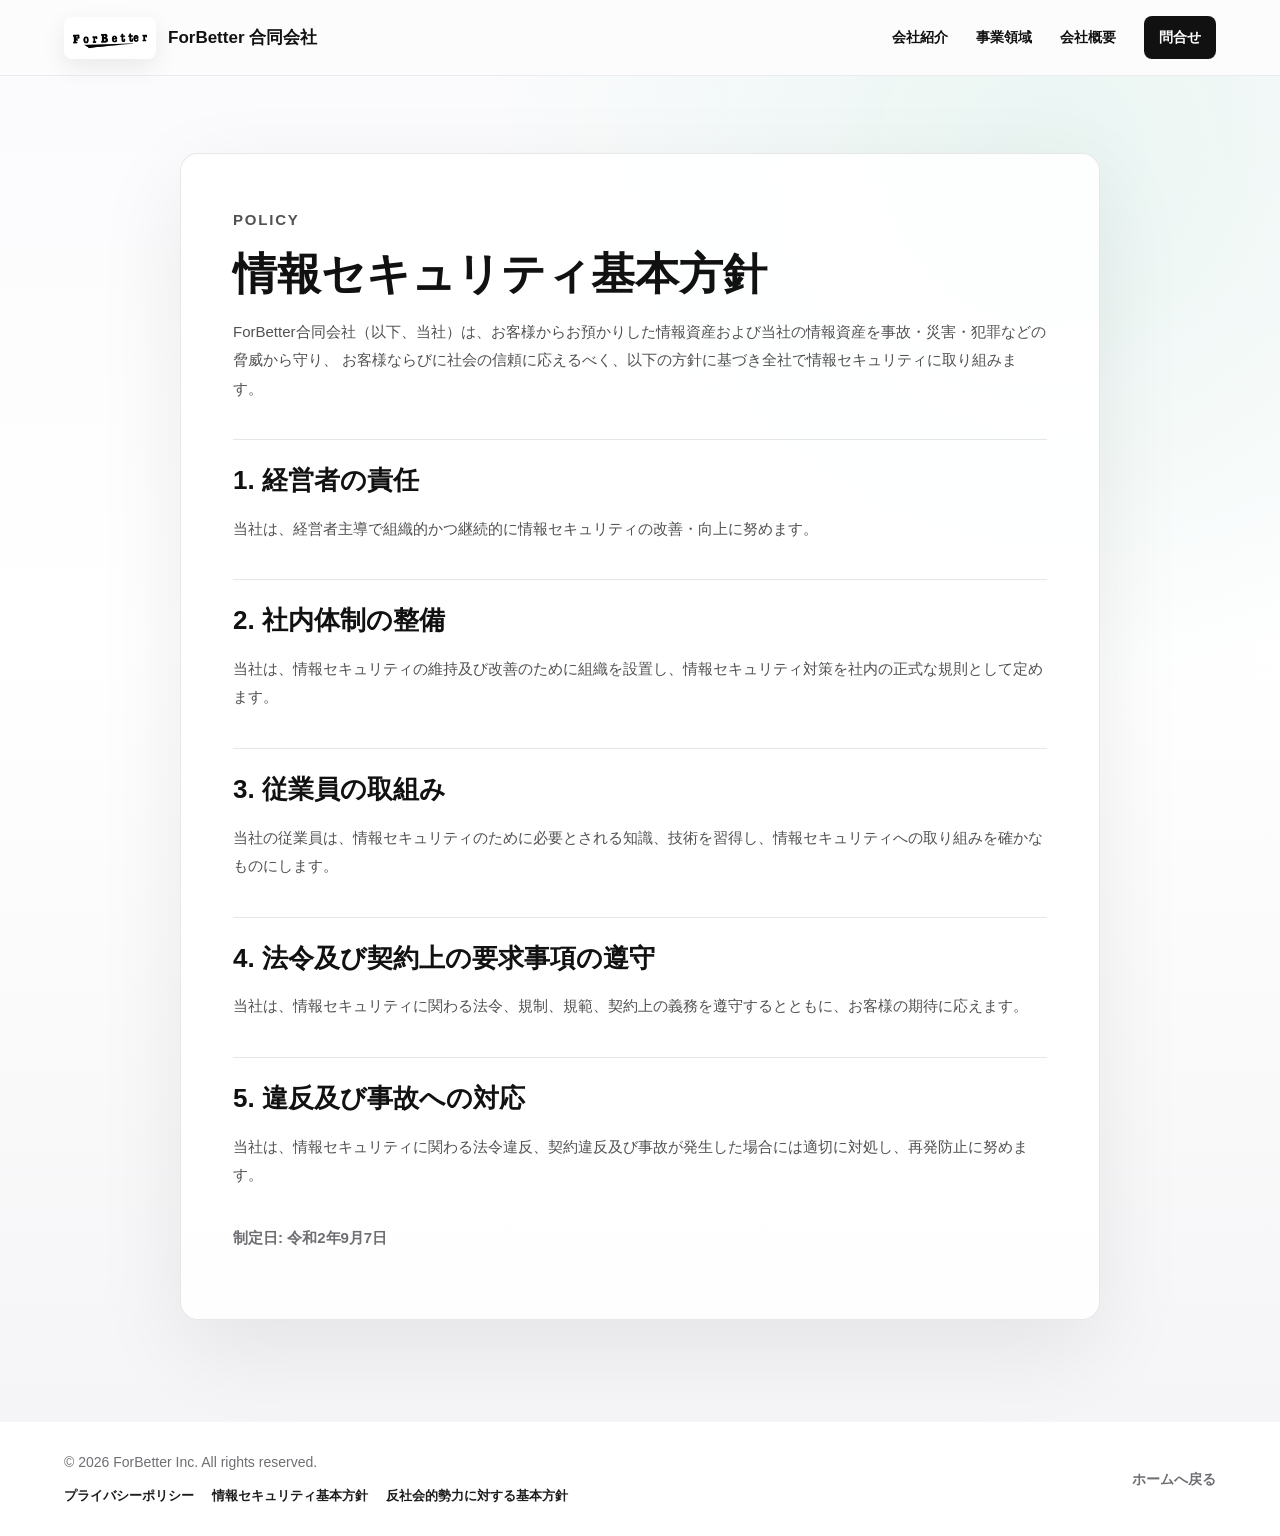
<file: info-security-policy.html>
<!doctype html>
<html lang="ja">
  <head>
    <meta charset="utf-8">
    <meta name="viewport" content="width=device-width, initial-scale=1">
    <title>情報セキュリティ基本方針 | ForBetter合同会社</title>
    <meta name="description" content="ForBetter合同会社の情報セキュリティ基本方針です。">
    <meta name="theme-color" content="#111111">
    <link rel="stylesheet" href="styles.css?v=20260530">
  </head>
  <body>
    <header class="site-header" data-header>
      <a class="brand" href="index.html#top" aria-label="ForBetter合同会社 ホーム">
        <span class="brand-mark" aria-hidden="true">
          <img src="assets/forbetter-logo-trimmed.png" alt="">
        </span>
        <span class="brand-name">ForBetter 合同会社</span>
      </a>
      <button class="nav-toggle" type="button" aria-label="メニューを開く" aria-expanded="false" data-nav-toggle>
        <span></span>
        <span></span>
      </button>
      <nav class="site-nav" data-nav>
        <a href="index.html#about">会社紹介</a>
        <a href="index.html#services">事業領域</a>
        <a href="index.html#company">会社概要</a>
        <a class="nav-cta" href="index.html#contact">問合せ</a>
      </nav>
    </header>

    <main class="policy-main">
      <article class="policy-article">
        <p class="eyebrow">Policy</p>
        <h1>情報セキュリティ基本方針</h1>
        <p>
          ForBetter合同会社（以下、当社）は、お客様からお預かりした情報資産および当社の情報資産を事故・災害・犯罪などの脅威から守り、
          お客様ならびに社会の信頼に応えるべく、以下の方針に基づき全社で情報セキュリティに取り組みます。
        </p>

        <h2>1. 経営者の責任</h2>
        <p>当社は、経営者主導で組織的かつ継続的に情報セキュリティの改善・向上に努めます。</p>

        <h2>2. 社内体制の整備</h2>
        <p>当社は、情報セキュリティの維持及び改善のために組織を設置し、情報セキュリティ対策を社内の正式な規則として定めます。</p>

        <h2>3. 従業員の取組み</h2>
        <p>当社の従業員は、情報セキュリティのために必要とされる知識、技術を習得し、情報セキュリティへの取り組みを確かなものにします。</p>

        <h2>4. 法令及び契約上の要求事項の遵守</h2>
        <p>当社は、情報セキュリティに関わる法令、規制、規範、契約上の義務を遵守するとともに、お客様の期待に応えます。</p>

        <h2>5. 違反及び事故への対応</h2>
        <p>当社は、情報セキュリティに関わる法令違反、契約違反及び事故が発生した場合には適切に対処し、再発防止に努めます。</p>

        <p class="policy-date">制定日: 令和2年9月7日</p>
      </article>
    </main>

    <footer class="site-footer">
      <div>
        <p>© <span data-year></span> ForBetter Inc. All rights reserved.</p>
        <nav class="footer-links" aria-label="フッターリンク">
          <a href="privacy-policy.html">プライバシーポリシー</a>
          <a href="info-security-policy.html">情報セキュリティ基本方針</a>
          <a href="anti-social-forces-policy.html">反社会的勢力に対する基本方針</a>
        </nav>
      </div>
      <a class="back-to-top" href="index.html#top">ホームへ戻る</a>
    </footer>

    <script src="script.js"></script>
  </body>
</html>
</file>
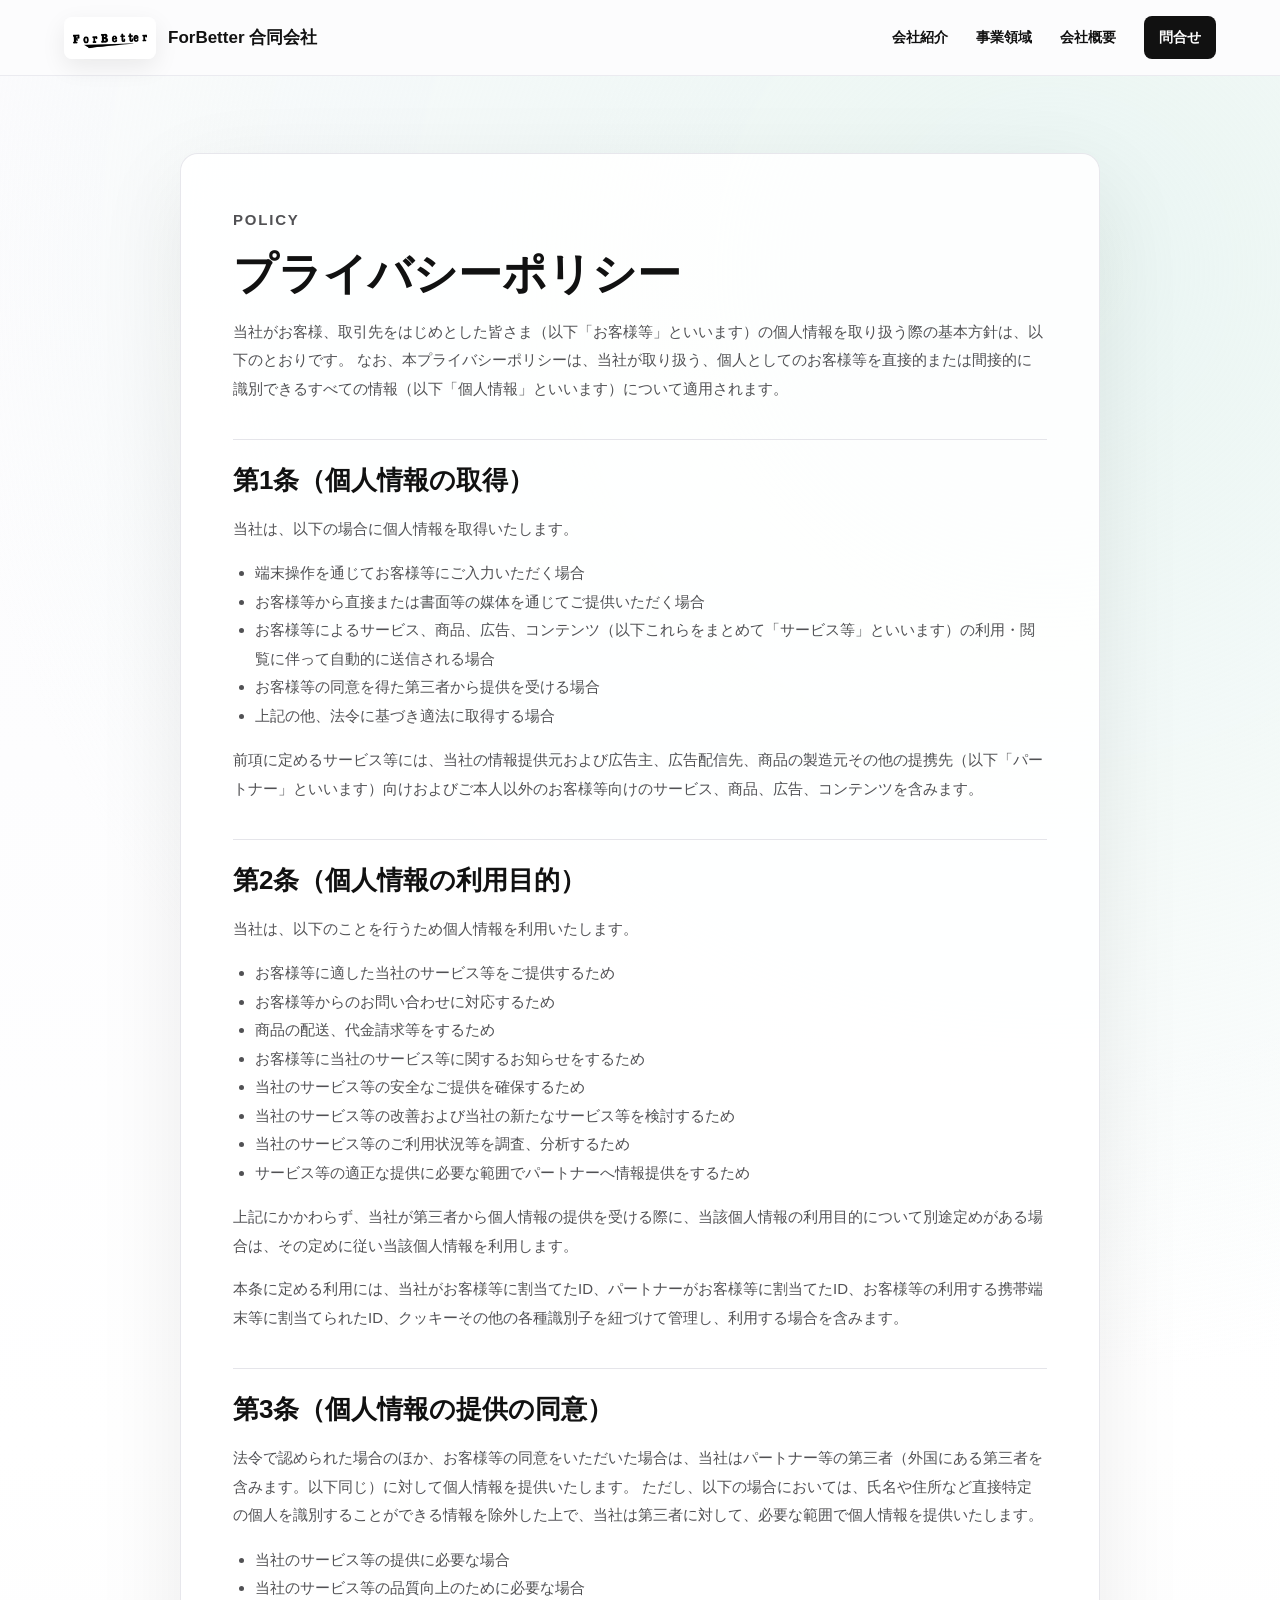
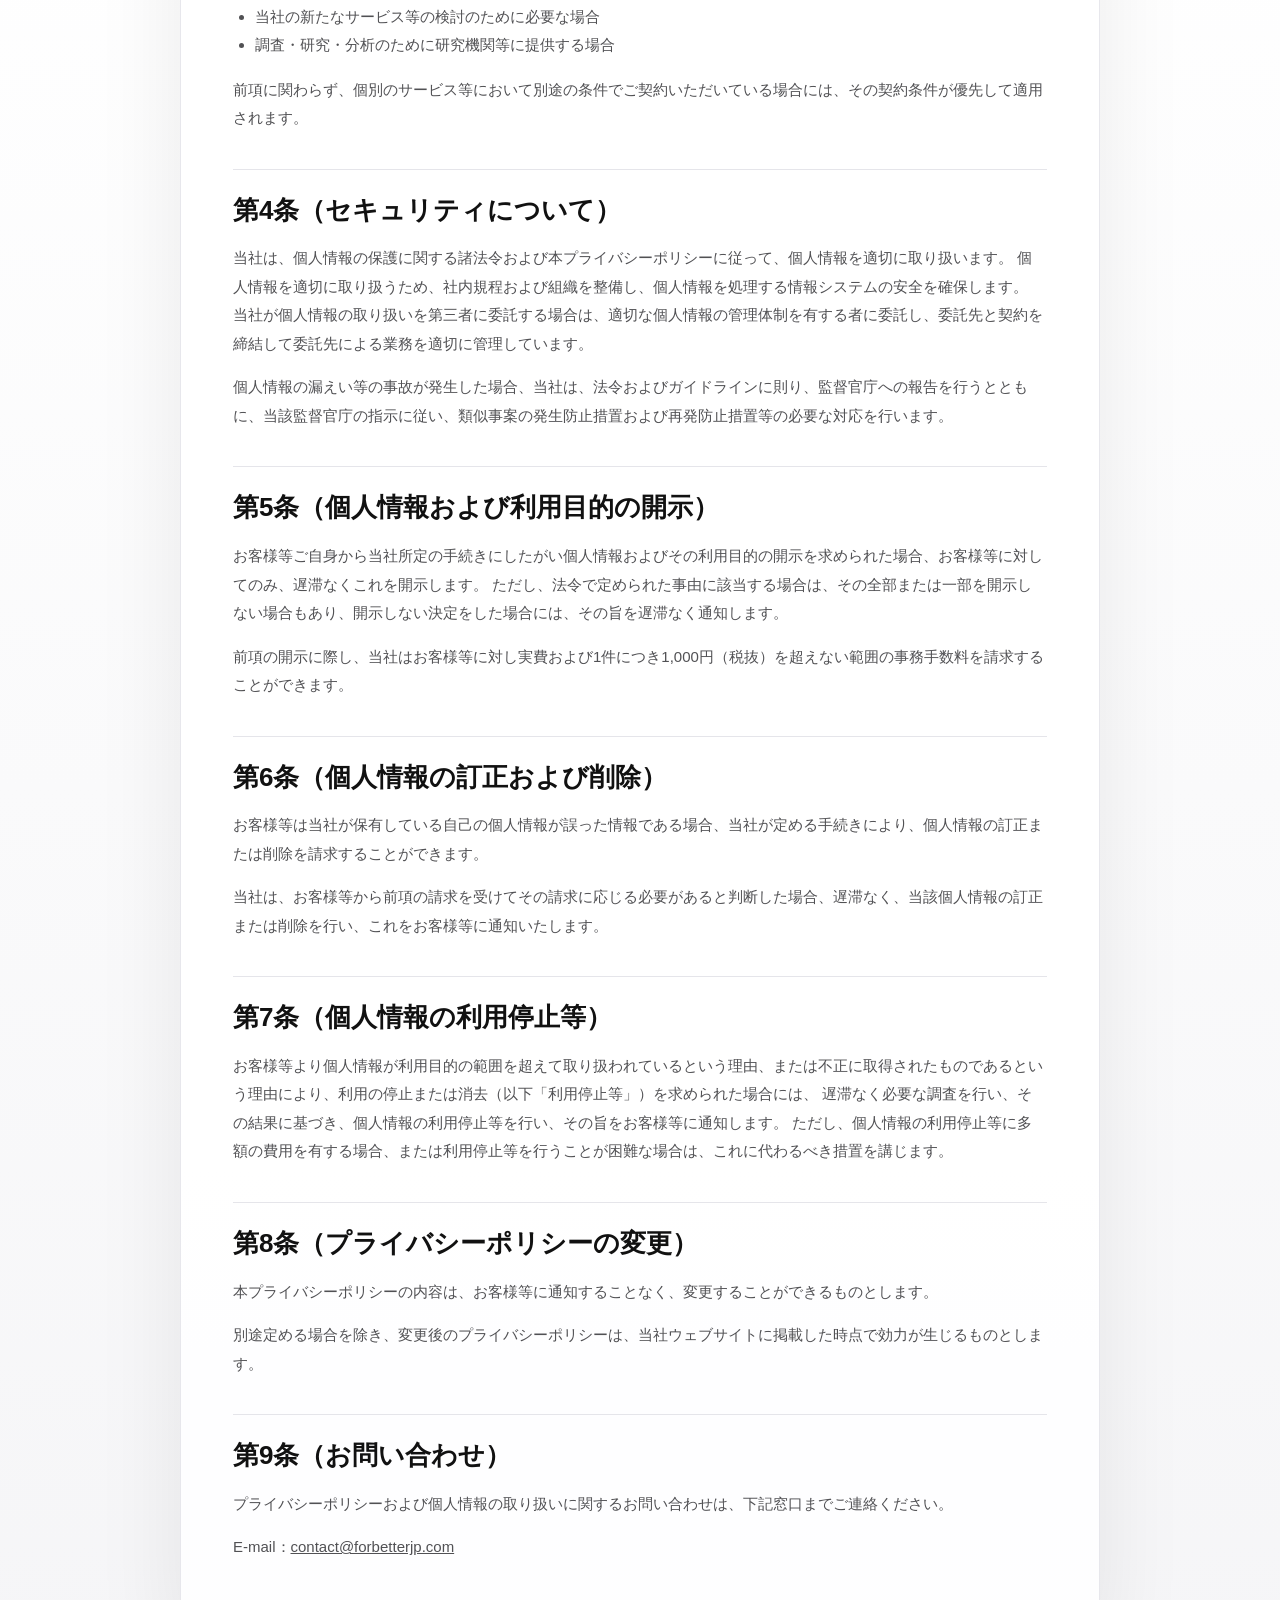
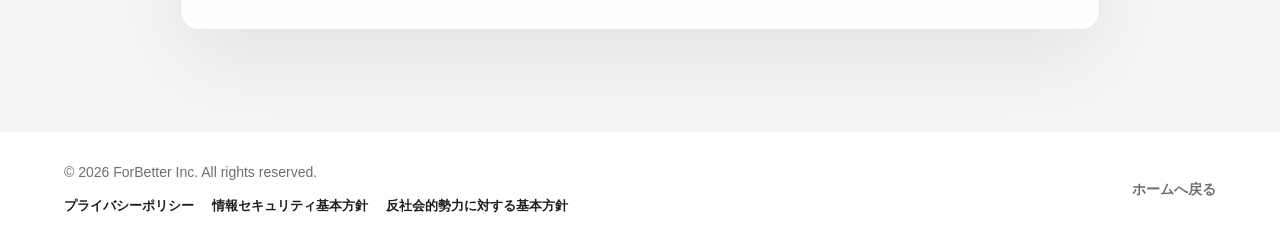
<file: privacy-policy.html>
<!doctype html>
<html lang="ja">
  <head>
    <meta charset="utf-8">
    <meta name="viewport" content="width=device-width, initial-scale=1">
    <title>プライバシーポリシー | ForBetter合同会社</title>
    <meta name="description" content="ForBetter合同会社のプライバシーポリシーです。">
    <meta name="theme-color" content="#111111">
    <link rel="stylesheet" href="styles.css?v=20260530">
  </head>
  <body>
    <header class="site-header" data-header>
      <a class="brand" href="index.html#top" aria-label="ForBetter合同会社 ホーム">
        <span class="brand-mark" aria-hidden="true">
          <img src="assets/forbetter-logo-trimmed.png" alt="">
        </span>
        <span class="brand-name">ForBetter 合同会社</span>
      </a>
      <button class="nav-toggle" type="button" aria-label="メニューを開く" aria-expanded="false" data-nav-toggle>
        <span></span>
        <span></span>
      </button>
      <nav class="site-nav" data-nav>
        <a href="index.html#about">会社紹介</a>
        <a href="index.html#services">事業領域</a>
        <a href="index.html#company">会社概要</a>
        <a class="nav-cta" href="index.html#contact">問合せ</a>
      </nav>
    </header>

    <main class="policy-main">
      <article class="policy-article">
        <p class="eyebrow">Policy</p>
        <h1>プライバシーポリシー</h1>
        <p>
          当社がお客様、取引先をはじめとした皆さま（以下「お客様等」といいます）の個人情報を取り扱う際の基本方針は、以下のとおりです。
          なお、本プライバシーポリシーは、当社が取り扱う、個人としてのお客様等を直接的または間接的に識別できるすべての情報（以下「個人情報」といいます）について適用されます。
        </p>

        <h2>第1条（個人情報の取得）</h2>
        <p>当社は、以下の場合に個人情報を取得いたします。</p>
        <ul>
          <li>端末操作を通じてお客様等にご入力いただく場合</li>
          <li>お客様等から直接または書面等の媒体を通じてご提供いただく場合</li>
          <li>お客様等によるサービス、商品、広告、コンテンツ（以下これらをまとめて「サービス等」といいます）の利用・閲覧に伴って自動的に送信される場合</li>
          <li>お客様等の同意を得た第三者から提供を受ける場合</li>
          <li>上記の他、法令に基づき適法に取得する場合</li>
        </ul>
        <p>
          前項に定めるサービス等には、当社の情報提供元および広告主、広告配信先、商品の製造元その他の提携先（以下「パートナー」といいます）向けおよびご本人以外のお客様等向けのサービス、商品、広告、コンテンツを含みます。
        </p>

        <h2>第2条（個人情報の利用目的）</h2>
        <p>当社は、以下のことを行うため個人情報を利用いたします。</p>
        <ul>
          <li>お客様等に適した当社のサービス等をご提供するため</li>
          <li>お客様等からのお問い合わせに対応するため</li>
          <li>商品の配送、代金請求等をするため</li>
          <li>お客様等に当社のサービス等に関するお知らせをするため</li>
          <li>当社のサービス等の安全なご提供を確保するため</li>
          <li>当社のサービス等の改善および当社の新たなサービス等を検討するため</li>
          <li>当社のサービス等のご利用状況等を調査、分析するため</li>
          <li>サービス等の適正な提供に必要な範囲でパートナーへ情報提供をするため</li>
        </ul>
        <p>
          上記にかかわらず、当社が第三者から個人情報の提供を受ける際に、当該個人情報の利用目的について別途定めがある場合は、その定めに従い当該個人情報を利用します。
        </p>
        <p>
          本条に定める利用には、当社がお客様等に割当てたID、パートナーがお客様等に割当てたID、お客様等の利用する携帯端末等に割当てられたID、クッキーその他の各種識別子を紐づけて管理し、利用する場合を含みます。
        </p>

        <h2>第3条（個人情報の提供の同意）</h2>
        <p>
          法令で認められた場合のほか、お客様等の同意をいただいた場合は、当社はパートナー等の第三者（外国にある第三者を含みます。以下同じ）に対して個人情報を提供いたします。
          ただし、以下の場合においては、氏名や住所など直接特定の個人を識別することができる情報を除外した上で、当社は第三者に対して、必要な範囲で個人情報を提供いたします。
        </p>
        <ul>
          <li>当社のサービス等の提供に必要な場合</li>
          <li>当社のサービス等の品質向上のために必要な場合</li>
          <li>当社の新たなサービス等の検討のために必要な場合</li>
          <li>調査・研究・分析のために研究機関等に提供する場合</li>
        </ul>
        <p>前項に関わらず、個別のサービス等において別途の条件でご契約いただいている場合には、その契約条件が優先して適用されます。</p>

        <h2>第4条（セキュリティについて）</h2>
        <p>
          当社は、個人情報の保護に関する諸法令および本プライバシーポリシーに従って、個人情報を適切に取り扱います。
          個人情報を適切に取り扱うため、社内規程および組織を整備し、個人情報を処理する情報システムの安全を確保します。
          当社が個人情報の取り扱いを第三者に委託する場合は、適切な個人情報の管理体制を有する者に委託し、委託先と契約を締結して委託先による業務を適切に管理しています。
        </p>
        <p>
          個人情報の漏えい等の事故が発生した場合、当社は、法令およびガイドラインに則り、監督官庁への報告を行うとともに、当該監督官庁の指示に従い、類似事案の発生防止措置および再発防止措置等の必要な対応を行います。
        </p>

        <h2>第5条（個人情報および利用目的の開示）</h2>
        <p>
          お客様等ご自身から当社所定の手続きにしたがい個人情報およびその利用目的の開示を求められた場合、お客様等に対してのみ、遅滞なくこれを開示します。
          ただし、法令で定められた事由に該当する場合は、その全部または一部を開示しない場合もあり、開示しない決定をした場合には、その旨を遅滞なく通知します。
        </p>
        <p>前項の開示に際し、当社はお客様等に対し実費および1件につき1,000円（税抜）を超えない範囲の事務手数料を請求することができます。</p>

        <h2>第6条（個人情報の訂正および削除）</h2>
        <p>お客様等は当社が保有している自己の個人情報が誤った情報である場合、当社が定める手続きにより、個人情報の訂正または削除を請求することができます。</p>
        <p>当社は、お客様等から前項の請求を受けてその請求に応じる必要があると判断した場合、遅滞なく、当該個人情報の訂正または削除を行い、これをお客様等に通知いたします。</p>

        <h2>第7条（個人情報の利用停止等）</h2>
        <p>
          お客様等より個人情報が利用目的の範囲を超えて取り扱われているという理由、または不正に取得されたものであるという理由により、利用の停止または消去（以下「利用停止等」）を求められた場合には、
          遅滞なく必要な調査を行い、その結果に基づき、個人情報の利用停止等を行い、その旨をお客様等に通知します。
          ただし、個人情報の利用停止等に多額の費用を有する場合、または利用停止等を行うことが困難な場合は、これに代わるべき措置を講じます。
        </p>

        <h2>第8条（プライバシーポリシーの変更）</h2>
        <p>本プライバシーポリシーの内容は、お客様等に通知することなく、変更することができるものとします。</p>
        <p>別途定める場合を除き、変更後のプライバシーポリシーは、当社ウェブサイトに掲載した時点で効力が生じるものとします。</p>

        <h2>第9条（お問い合わせ）</h2>
        <p>プライバシーポリシーおよび個人情報の取り扱いに関するお問い合わせは、下記窓口までご連絡ください。</p>
        <p>E-mail：<a href="mailto:contact@forbetterjp.com">contact@forbetterjp.com</a></p>
      </article>
    </main>

    <footer class="site-footer">
      <div>
        <p>© <span data-year></span> ForBetter Inc. All rights reserved.</p>
        <nav class="footer-links" aria-label="フッターリンク">
          <a href="privacy-policy.html">プライバシーポリシー</a>
          <a href="info-security-policy.html">情報セキュリティ基本方針</a>
          <a href="anti-social-forces-policy.html">反社会的勢力に対する基本方針</a>
        </nav>
      </div>
      <a class="back-to-top" href="index.html#top">ホームへ戻る</a>
    </footer>

    <script src="script.js"></script>
  </body>
</html>
</file>
<file: styles.css>
:root {
  color-scheme: light;
  --ink: #111111;
  --graphite: #1d1d1f;
  --muted: #6e6e73;
  --line: #e5e5ea;
  --paper: #f5f5f7;
  --white: #ffffff;
  --teal: #118478;
  --teal-dark: #096c65;
  --amber: #bf7b22;
  --blue: #315fba;
  --violet: #6f55b5;
  --mint: #e8f5f1;
  --shadow: 0 24px 70px rgba(0, 0, 0, 0.1);
  --radius: 8px;
  font-family: -apple-system, BlinkMacSystemFont, "Hiragino Sans", "Yu Gothic", "YuGothic", "Noto Sans JP", sans-serif;
}

* {
  box-sizing: border-box;
}

html {
  scroll-behavior: smooth;
}

body {
  margin: 0;
  color: var(--ink);
  background: var(--white);
  line-height: 1.75;
  overflow-x: hidden;
}

a {
  color: inherit;
}

img,
svg {
  display: block;
}

.site-header {
  position: sticky;
  top: 0;
  z-index: 20;
  display: flex;
  align-items: center;
  justify-content: space-between;
  min-height: 76px;
  padding: 16px clamp(20px, 5vw, 72px);
  border-bottom: 1px solid rgba(229, 229, 234, 0.72);
  background: rgba(251, 251, 253, 0.78);
  backdrop-filter: saturate(180%) blur(20px);
  transition: box-shadow 220ms ease, background 220ms ease;
}

.site-header[data-scrolled="true"] {
  background: rgba(251, 251, 253, 0.86);
  box-shadow: 0 8px 28px rgba(0, 0, 0, 0.05);
}

.brand {
  display: inline-flex;
  align-items: center;
  gap: 12px;
  text-decoration: none;
}

.brand-mark {
  display: grid;
  width: 92px;
  height: 42px;
  place-items: center;
  border-radius: var(--radius);
  background: rgba(255, 255, 255, 0.9);
  box-shadow: 0 8px 24px rgba(0, 0, 0, 0.08);
}

.brand-mark img {
  width: 74px;
  height: auto;
  object-fit: contain;
}

.brand-name {
  font-size: 17px;
  font-weight: 800;
  letter-spacing: 0;
  line-height: 1.15;
  white-space: nowrap;
}

.site-nav {
  display: flex;
  align-items: center;
  gap: 28px;
  font-size: 14px;
  font-weight: 600;
}

.site-nav a {
  text-decoration: none;
}

.nav-cta {
  padding: 9px 15px;
  border-radius: var(--radius);
  color: var(--white);
  background: var(--ink);
}

.nav-toggle {
  display: none;
  width: 42px;
  height: 42px;
  border: 1px solid var(--line);
  border-radius: var(--radius);
  background: var(--white);
}

.nav-toggle span {
  display: block;
  width: 18px;
  height: 2px;
  margin: 5px auto;
  background: var(--ink);
}

.hero {
  position: relative;
  overflow: hidden;
  display: grid;
  grid-template-columns: minmax(0, 1fr);
  gap: clamp(34px, 5vw, 64px);
  align-items: start;
  min-height: auto;
  padding: clamp(54px, 7vw, 104px) clamp(20px, 5vw, 72px) clamp(58px, 7vw, 96px);
  background:
    radial-gradient(circle at 86% 18%, rgba(230, 243, 241, 0.9), transparent 36%),
    linear-gradient(180deg, #fbfbfd 0%, #ffffff 68%, #f5f5f7 100%),
    var(--paper);
}

.hero-copy {
  position: relative;
  z-index: 1;
  max-width: 1120px;
}

.motion-grid {
  position: absolute;
  inset: 0;
  opacity: 0.18;
  background:
    linear-gradient(120deg, transparent 0 35%, rgba(0, 0, 0, 0.035) 36%, transparent 37% 100%),
    linear-gradient(90deg, rgba(0, 0, 0, 0.025) 1px, transparent 1px) 0 0 / 96px 96px;
  animation: grid-drift 18s linear infinite;
  pointer-events: none;
}

.eyebrow {
  margin: 0 0 12px;
  color: #14746f;
  font-size: 12px;
  font-weight: 800;
  letter-spacing: 0.12em;
  text-transform: uppercase;
}

h1,
h2,
h3,
p {
  overflow-wrap: anywhere;
}

h1,
h2,
h3 {
  margin: 0;
  line-height: 1.25;
  letter-spacing: 0;
}

h1 {
  max-width: 1120px;
  font-size: 68px;
  font-weight: 800;
  line-height: 1.08;
  letter-spacing: 0;
}

h2 {
  font-size: clamp(34px, 5vw, 58px);
}

h3 {
  font-size: 22px;
}

.lead {
  max-width: 820px;
  margin: 24px 0 0;
  color: var(--muted);
  font-size: clamp(16px, 2vw, 19px);
}

.hero-actions {
  display: flex;
  flex-wrap: wrap;
  gap: 14px;
  margin-top: 38px;
}

.button {
  display: inline-flex;
  align-items: center;
  justify-content: center;
  min-height: 48px;
  padding: 12px 19px;
  border: 1px solid transparent;
  border-radius: var(--radius);
  font-weight: 700;
  text-decoration: none;
  transition: transform 180ms ease, box-shadow 180ms ease, background 180ms ease;
}

.button:hover {
  transform: translateY(-2px);
}

.button.primary {
  color: var(--white);
  background: var(--ink);
  box-shadow: 0 12px 30px rgba(0, 0, 0, 0.14);
}

.button.secondary {
  border-color: var(--line);
  background: rgba(255, 255, 255, 0.72);
  backdrop-filter: blur(12px);
}

.button.large {
  min-width: min(100%, 260px);
}

.hero-visual {
  position: relative;
  z-index: 1;
  min-width: 0;
  margin: 0;
  width: 100%;
}

.photo-stage {
  overflow: hidden;
  contain: paint;
  display: grid;
  max-width: 100%;
  min-height: clamp(440px, 54vw, 680px);
  place-items: center;
  border-radius: 18px;
  background: var(--ink);
  box-shadow: 0 30px 90px rgba(0, 0, 0, 0.16);
  isolation: isolate;
}

.photo-stage::before,
.photo-stage::after {
  position: absolute;
  content: "";
  pointer-events: none;
}

.photo-stage::before {
  inset: 0;
  z-index: 1;
  background:
    linear-gradient(90deg, rgba(17, 17, 17, 0.3), transparent 44%),
    linear-gradient(0deg, rgba(17, 17, 17, 0.5), transparent 48%);
}

.photo-stage::after {
  inset: 18px;
  z-index: 2;
  border: 1px solid rgba(255, 255, 255, 0.22);
  border-radius: 14px;
  animation: panel-breathe 7s ease-in-out infinite;
}

.photo-stage img {
  width: 100%;
  height: 100%;
  min-height: clamp(440px, 54vw, 680px);
  object-fit: cover;
  transform: scale(1.02);
  animation: photo-drift 12s ease-in-out infinite;
}

.photo-stage figcaption {
  position: absolute;
  inset: 0;
  z-index: 3;
  overflow: hidden;
  border-radius: inherit;
  pointer-events: none;
}

.photo-stage figcaption span {
  position: absolute;
  display: inline-flex;
  align-items: center;
  min-height: 38px;
  padding: 12px 17px;
  border: 1px solid rgba(255, 255, 255, 0.2);
  border-radius: 999px;
  color: var(--white);
  background: rgba(17, 17, 17, 0.42);
  box-shadow: 0 14px 34px rgba(17, 17, 17, 0.2);
  backdrop-filter: blur(12px);
  font-size: clamp(17px, 1.8vw, 24px);
  font-weight: 800;
  white-space: nowrap;
  animation: tag-drift 6.4s ease-in-out infinite;
}

.photo-stage figcaption span:nth-child(1) {
  top: 13%;
  left: 9%;
}

.photo-stage figcaption span:nth-child(2) {
  top: 19%;
  right: 10%;
  animation-delay: -1.5s;
}

.photo-stage figcaption span:nth-child(3) {
  bottom: 17%;
  left: 8%;
  animation-delay: -2.4s;
}

.photo-stage figcaption span:nth-child(4) {
  right: 9%;
  bottom: 13%;
  animation-delay: -3.1s;
}

.band {
  background: var(--paper);
}

.intro,
.company {
  background: #ffffff;
}

.services {
  background:
    radial-gradient(circle at 75% 0%, rgba(0, 0, 0, 0.06), transparent 34%),
    linear-gradient(180deg, #f5f5f7 0%, #f5f5f7 100%);
}

.intro,
.services,
.company,
.contact {
  padding: clamp(72px, 10vw, 132px) clamp(20px, 5vw, 72px);
}

.section-heading {
  display: block;
  gap: clamp(20px, 4vw, 56px);
  align-items: start;
  max-width: 1180px;
  margin: 0 auto 38px;
}

.section-heading.narrow {
  display: block;
  max-width: 1180px;
  margin-right: auto;
  margin-left: auto;
  text-align: left;
}

.company .section-heading {
  text-align: center;
}

.company .section-heading h2 {
  margin-inline: auto;
}

.section-heading p:not(.eyebrow) {
  margin: 18px 0 0;
  color: var(--muted);
}

.intro-grid {
  display: grid;
  grid-template-columns: repeat(2, minmax(0, 1fr));
  gap: clamp(20px, 4vw, 42px);
  max-width: 1180px;
  margin: 0 auto;
}

.intro-grid p {
  margin: 0;
  padding-top: 22px;
  border-top: 2px solid transparent;
  border-image: linear-gradient(90deg, #86868b, rgba(191, 123, 34, 0.48)) 1;
  color: #515154;
  font-size: 17px;
}

.intro-grid p:nth-child(2) {
  border-image: linear-gradient(90deg, #86868b, rgba(20, 116, 111, 0.48)) 1;
}

.service-list {
  display: grid;
  grid-template-columns: repeat(2, minmax(0, 1fr));
  gap: 1px;
  max-width: 1180px;
  margin: 44px auto 0;
  overflow: hidden;
  border: 1px solid rgba(0, 0, 0, 0.08);
  border-radius: 22px;
  background: rgba(0, 0, 0, 0.08);
  box-shadow: 0 30px 90px rgba(0, 0, 0, 0.08);
}

.service-card {
  position: relative;
  overflow: hidden;
  display: grid;
  grid-template-columns: 1fr;
  gap: 24px;
  min-height: 420px;
  padding: clamp(30px, 4vw, 52px);
  border: 0;
  border-radius: 0;
  background:
    linear-gradient(145deg, rgba(255, 255, 255, 0.98), rgba(246, 246, 248, 0.92)),
    var(--white);
  box-shadow: none;
  transition: transform 220ms ease, box-shadow 220ms ease;
}

.service-card::before {
  position: absolute;
  inset: 0;
  content: "";
  border-radius: inherit;
  background:
    linear-gradient(120deg, rgba(255, 255, 255, 0.8), transparent 34%),
    radial-gradient(circle at 90% 12%, rgba(0, 0, 0, 0.055), transparent 24%);
  opacity: 0;
  transition: opacity 220ms ease;
  pointer-events: none;
}

.service-card::after {
  position: absolute;
  top: 0;
  bottom: 0;
  left: 0;
  width: 0;
  content: "";
  background: currentColor;
  opacity: 0.18;
  transform: scaleY(1);
  transform-origin: top;
  transition: transform 260ms ease, opacity 220ms ease;
}

.service-card:hover {
  box-shadow: none;
  transform: translateY(-4px);
}

.service-card:hover::before {
  opacity: 1;
}

.service-card:hover::after {
  opacity: 0.48;
  transform: scaleY(1);
}

.service-card,
.company-table div {
  opacity: 0;
  transform: translateY(18px);
  transition:
    opacity 540ms ease var(--reveal-delay, 0ms),
    transform 540ms ease var(--reveal-delay, 0ms),
    box-shadow 220ms ease;
}

.service-card.is-visible,
.company-table div.is-visible {
  opacity: 1;
  transform: translateY(0);
}

.service-card.is-visible:hover {
  transform: translateY(-3px);
}

.service-card h3,
.service-card p,
.service-points,
.service-icon,
.service-index {
  position: relative;
  z-index: 1;
}

.service-index {
  position: absolute;
  top: 30px;
  right: 34px;
  color: rgba(0, 0, 0, 0.16);
  font-size: 15px;
  font-weight: 900;
  letter-spacing: 0.14em;
  line-height: 1;
  transition: color 220ms ease, transform 220ms ease;
}

.service-card:hover .service-index {
  color: currentColor;
  transform: translateY(-2px);
}

.service-card p {
  margin: 16px 0 0;
  color: var(--muted);
}

.service-points {
  display: grid;
  gap: 8px;
  margin: 24px 0 0;
  padding: 0;
  list-style: none;
}

.service-points li {
  position: relative;
  padding-left: 18px;
  color: #515154;
  font-size: 15px;
  font-weight: 700;
  line-height: 1.6;
}

.service-points li::before {
  position: absolute;
  top: 0.72em;
  left: 0;
  width: 7px;
  height: 7px;
  content: "";
  border-radius: 999px;
  background: currentColor;
  opacity: 0.58;
}

.service-icon {
  position: relative;
  overflow: hidden;
  display: grid;
  width: 88px;
  height: 88px;
  place-items: center;
  border-radius: 22px;
  color: var(--teal-dark);
  background:
    linear-gradient(145deg, rgba(255, 255, 255, 0.95), rgba(232, 245, 241, 0.8)),
    var(--mint);
  box-shadow:
    inset 0 0 0 1px rgba(9, 108, 101, 0.1),
    0 18px 34px rgba(0, 0, 0, 0.06);
}

.service-icon::before {
  position: absolute;
  inset: 9px;
  content: "";
  border-radius: calc(var(--radius) - 2px);
  background:
    linear-gradient(135deg, rgba(255, 255, 255, 0.7), transparent),
    currentColor;
  opacity: 0.1;
  transform: rotate(45deg) scale(0.86);
}

.service-icon::after {
  position: absolute;
  inset: -40% auto auto -40%;
  width: 70%;
  height: 160%;
  content: "";
  background: rgba(255, 255, 255, 0.46);
  transform: rotate(28deg);
  transition: transform 520ms ease;
}

.service-card:hover .service-icon::after {
  transform: translateX(170%) rotate(28deg);
}

.service-icon svg {
  position: relative;
  z-index: 1;
  width: 42px;
  height: 42px;
  fill: none;
  stroke: url("#icon-business");
  filter: drop-shadow(0 8px 14px rgba(0, 0, 0, 0.1));
  stroke-linecap: round;
  stroke-linejoin: round;
  stroke-width: 1.72;
}

.service-icon circle,
.service-icon rect {
  vector-effect: non-scaling-stroke;
}

.service-icon.amber svg {
  stroke: url("#icon-solution");
}

.service-icon.blue svg {
  stroke: url("#icon-ai");
}

.service-icon.violet svg {
  stroke: url("#icon-web3");
}

.service-icon.amber {
  color: var(--amber);
  background:
    linear-gradient(145deg, rgba(255, 255, 255, 0.92), rgba(255, 242, 225, 0.92)),
    #fff2e1;
  box-shadow:
    inset 0 0 0 1px rgba(191, 123, 34, 0.14),
    0 14px 34px rgba(17, 17, 17, 0.08);
}

.service-icon.blue {
  color: var(--blue);
  background:
    linear-gradient(145deg, rgba(255, 255, 255, 0.92), rgba(232, 240, 255, 0.92)),
    #e8f0ff;
  box-shadow:
    inset 0 0 0 1px rgba(49, 95, 186, 0.14),
    0 14px 34px rgba(17, 17, 17, 0.08);
}

.service-icon.violet {
  color: var(--violet);
  background:
    linear-gradient(145deg, rgba(255, 255, 255, 0.92), rgba(240, 236, 255, 0.92)),
    #f0ecff;
  box-shadow:
    inset 0 0 0 1px rgba(111, 85, 181, 0.14),
    0 14px 34px rgba(17, 17, 17, 0.08);
}

.company-table {
  max-width: 980px;
  margin: 0 auto;
  border-top: 1px solid var(--line);
}

.company-table div {
  display: grid;
  grid-template-columns: 180px minmax(0, 1fr);
  gap: 24px;
  padding: 22px 0;
  border-bottom: 1px solid var(--line);
}

.company-table dt {
  color: var(--muted);
  font-weight: 800;
}

.company-table dd {
  margin: 0;
}

.company-table a {
  color: var(--teal-dark);
  font-weight: 800;
}

.contact-panel {
  display: grid;
  grid-template-columns: minmax(0, 1fr) auto;
  gap: 30px;
  align-items: center;
  max-width: 1180px;
  margin: 0 auto;
  padding: clamp(28px, 5vw, 54px);
  border-radius: 18px;
  color: var(--white);
  background:
    linear-gradient(135deg, rgba(17, 17, 17, 0.98), rgba(36, 36, 36, 0.94)),
    var(--ink);
}

.contact-panel .eyebrow,
.contact-panel p {
  color: rgba(255, 255, 255, 0.78);
}

.contact-panel p {
  max-width: 720px;
  margin: 18px 0 0;
}

.site-footer {
  display: flex;
  align-items: center;
  justify-content: space-between;
  gap: 20px;
  padding: 28px clamp(20px, 5vw, 72px);
  color: var(--muted);
  font-size: 14px;
}

.site-footer p {
  margin: 0;
}

.site-footer a {
  font-weight: 800;
  text-decoration: none;
}

.footer-links {
  display: flex;
  flex-wrap: wrap;
  gap: 10px 18px;
  margin-top: 10px;
}

.footer-links a {
  color: var(--graphite);
  font-size: 13px;
}

.back-to-top {
  white-space: nowrap;
}

.policy-main {
  padding: clamp(36px, 6vw, 80px) clamp(16px, 5vw, 72px) clamp(56px, 8vw, 104px);
  background:
    radial-gradient(circle at 82% 6%, rgba(232, 245, 241, 0.9), transparent 34%),
    linear-gradient(180deg, #fbfbfd 0%, #ffffff 42%, #f5f5f7 100%);
}

.policy-article {
  max-width: 920px;
  margin: 0 auto;
  padding: clamp(24px, 5vw, 52px);
  border: 1px solid rgba(229, 229, 234, 0.9);
  border-radius: 18px;
  background: rgba(255, 255, 255, 0.88);
  box-shadow: 0 28px 90px rgba(0, 0, 0, 0.08);
}

.policy-article h1 {
  max-width: 100%;
  font-size: clamp(28px, 4vw, 44px);
  line-height: 1.28;
  overflow-wrap: anywhere;
}

.policy-article h2 {
  margin-top: 36px;
  padding-top: 22px;
  border-top: 1px solid var(--line);
  font-size: clamp(20px, 2.6vw, 26px);
  line-height: 1.45;
  overflow-wrap: anywhere;
}

.policy-article p,
.policy-article li {
  color: #515154;
  font-size: 15px;
  line-height: 1.9;
  overflow-wrap: anywhere;
}

.policy-article ol,
.policy-article ul {
  padding-left: 1.4em;
}

.policy-article .policy-date {
  margin-top: 34px;
  color: var(--muted);
  font-weight: 700;
}

@media (max-width: 880px) {
  .site-header {
    min-height: 68px;
  }

  .nav-toggle {
    display: block;
  }

  .site-nav {
    position: absolute;
    top: 68px;
    right: 20px;
    left: 20px;
    display: none;
    flex-direction: column;
    align-items: stretch;
    gap: 0;
    padding: 12px;
    border: 1px solid var(--line);
    border-radius: var(--radius);
    background: var(--white);
    box-shadow: var(--shadow);
  }

  .site-nav.is-open {
    display: flex;
  }

  .site-nav a {
    padding: 13px 12px;
  }

  .nav-cta {
    margin-top: 6px;
    text-align: center;
  }

  .hero {
    grid-template-columns: 1fr;
    min-height: auto;
    padding-top: 48px;
  }

  .photo-stage {
    min-height: 360px;
  }

  .photo-stage img {
    min-height: 360px;
  }

  .section-heading,
  .intro-grid,
  .service-list,
  .contact-panel {
    grid-template-columns: 1fr;
  }

  .section-heading.narrow {
    text-align: left;
  }

  .service-card {
    min-height: auto;
  }

  .contact-panel {
    justify-items: start;
  }
}

@keyframes grid-drift {
  from {
    background-position: 0 0, 0 0;
  }

  to {
    background-position: 240px 0, 84px 84px;
  }
}

@keyframes logo-float {
  0%,
  100% {
    transform: translateY(0) scale(1);
  }

  50% {
    transform: translateY(-10px) scale(1.015);
  }
}

@keyframes photo-drift {
  0%,
  100% {
    transform: scale(1.02) translate3d(0, 0, 0);
  }

  50% {
    transform: scale(1.07) translate3d(-10px, -6px, 0);
  }
}

@keyframes panel-breathe {
  0%,
  100% {
    transform: scale(1);
    opacity: 0.62;
  }

  50% {
    transform: scale(1.025);
    opacity: 0.95;
  }
}

@keyframes tag-drift {
  0%,
  100% {
    transform: translateY(0);
  }

  50% {
    transform: translateY(-7px);
  }
}

@media (prefers-reduced-motion: reduce) {
  *,
  *::before,
  *::after {
    scroll-behavior: auto !important;
    animation-duration: 0.01ms !important;
    animation-iteration-count: 1 !important;
    transition-duration: 0.01ms !important;
  }

  .service-card {
    opacity: 1;
    transform: none;
  }
}

@media (max-width: 900px) {
  h1 {
    font-size: 56px;
  }

  .policy-article h1 {
    font-size: 36px;
    line-height: 1.3;
  }

  .policy-article h2 {
    font-size: 23px;
  }
}

@media (max-width: 720px) {
  h1 {
    font-size: 48px;
    line-height: 1.12;
  }

  .policy-article h1 {
    font-size: 32px;
    line-height: 1.32;
  }

  .policy-article h2 {
    font-size: 21px;
  }
}

@media (max-width: 560px) {
  .site-header {
    padding-right: 16px;
    padding-left: 16px;
  }

  h1 {
    font-size: 38px;
    line-height: 1.14;
  }

  .hero,
  .intro,
  .services,
  .company,
  .contact {
    padding-right: 18px;
    padding-left: 18px;
  }

  .hero-actions,
  .button {
    width: 100%;
  }

  .service-card {
    grid-template-columns: 1fr;
    padding: 30px 26px;
  }

  .company-table div {
    grid-template-columns: 1fr;
    gap: 6px;
  }

  .site-footer {
    align-items: flex-start;
    flex-direction: column;
  }

  .policy-main {
    padding-right: 12px;
    padding-left: 12px;
  }

  .policy-article {
    padding: 22px 18px;
    border-radius: 14px;
  }

  .policy-article h1 {
    font-size: 30px;
    line-height: 1.32;
  }

  .policy-article h2 {
    font-size: 21px;
  }

  .policy-article p,
  .policy-article li {
    font-size: 14px;
    line-height: 1.85;
  }

  .footer-links {
    flex-direction: column;
    gap: 8px;
  }
}
</file>
<file: forbetter_homepage/styles.css>
:root {
  color-scheme: light;
  --ink: #111111;
  --graphite: #1d1d1f;
  --muted: #6e6e73;
  --line: #e5e5ea;
  --paper: #f5f5f7;
  --white: #ffffff;
  --teal: #118478;
  --teal-dark: #096c65;
  --amber: #bf7b22;
  --blue: #315fba;
  --violet: #6f55b5;
  --mint: #e8f5f1;
  --shadow: 0 24px 70px rgba(0, 0, 0, 0.1);
  --radius: 8px;
  font-family: -apple-system, BlinkMacSystemFont, "Hiragino Sans", "Yu Gothic", "YuGothic", "Noto Sans JP", sans-serif;
}

* {
  box-sizing: border-box;
}

html {
  scroll-behavior: smooth;
}

body {
  margin: 0;
  color: var(--ink);
  background: var(--white);
  line-height: 1.75;
  overflow-x: hidden;
}

a {
  color: inherit;
}

img,
svg {
  display: block;
}

.site-header {
  position: sticky;
  top: 0;
  z-index: 20;
  display: flex;
  align-items: center;
  justify-content: space-between;
  min-height: 76px;
  padding: 16px clamp(20px, 5vw, 72px);
  border-bottom: 1px solid rgba(229, 229, 234, 0.72);
  background: rgba(251, 251, 253, 0.78);
  backdrop-filter: saturate(180%) blur(20px);
  transition: box-shadow 220ms ease, background 220ms ease;
}

.site-header[data-scrolled="true"] {
  background: rgba(251, 251, 253, 0.86);
  box-shadow: 0 8px 28px rgba(0, 0, 0, 0.05);
}

.brand {
  display: inline-flex;
  align-items: center;
  gap: 12px;
  text-decoration: none;
}

.brand-mark {
  display: grid;
  width: 92px;
  height: 42px;
  place-items: center;
  border-radius: var(--radius);
  background: rgba(255, 255, 255, 0.9);
  box-shadow: 0 8px 24px rgba(0, 0, 0, 0.08);
}

.brand-mark img {
  width: 74px;
  height: auto;
  object-fit: contain;
}

.brand-name {
  font-size: 17px;
  font-weight: 800;
  letter-spacing: 0;
  line-height: 1.15;
  white-space: nowrap;
}

.site-nav {
  display: flex;
  align-items: center;
  gap: 28px;
  font-size: 14px;
  font-weight: 600;
}

.site-nav a {
  text-decoration: none;
}

.nav-cta {
  padding: 9px 15px;
  border-radius: var(--radius);
  color: var(--white);
  background: var(--ink);
}

.nav-toggle {
  display: none;
  width: 42px;
  height: 42px;
  border: 1px solid var(--line);
  border-radius: var(--radius);
  background: var(--white);
}

.nav-toggle span {
  display: block;
  width: 18px;
  height: 2px;
  margin: 5px auto;
  background: var(--ink);
}

.hero {
  position: relative;
  overflow: hidden;
  display: grid;
  grid-template-columns: minmax(0, 1fr);
  gap: clamp(34px, 5vw, 64px);
  align-items: start;
  min-height: auto;
  padding: clamp(54px, 7vw, 104px) clamp(20px, 5vw, 72px) clamp(58px, 7vw, 96px);
  background:
    radial-gradient(circle at 86% 18%, rgba(230, 243, 241, 0.9), transparent 36%),
    linear-gradient(180deg, #fbfbfd 0%, #ffffff 68%, #f5f5f7 100%),
    var(--paper);
}

.hero-copy {
  position: relative;
  z-index: 1;
  max-width: 1120px;
}

.motion-grid {
  position: absolute;
  inset: 0;
  opacity: 0.18;
  background:
    linear-gradient(120deg, transparent 0 35%, rgba(0, 0, 0, 0.035) 36%, transparent 37% 100%),
    linear-gradient(90deg, rgba(0, 0, 0, 0.025) 1px, transparent 1px) 0 0 / 96px 96px;
  animation: grid-drift 18s linear infinite;
  pointer-events: none;
}

.eyebrow {
  margin: 0 0 12px;
  color: #14746f;
  font-size: 12px;
  font-weight: 800;
  letter-spacing: 0.12em;
  text-transform: uppercase;
}

h1,
h2,
h3,
p {
  overflow-wrap: anywhere;
}

h1,
h2,
h3 {
  margin: 0;
  line-height: 1.25;
  letter-spacing: 0;
}

h1 {
  max-width: 1120px;
  font-size: 68px;
  font-weight: 800;
  line-height: 1.08;
  letter-spacing: 0;
}

h2 {
  font-size: clamp(34px, 5vw, 58px);
}

h3 {
  font-size: 22px;
}

.lead {
  max-width: 820px;
  margin: 24px 0 0;
  color: var(--muted);
  font-size: clamp(16px, 2vw, 19px);
}

.hero-actions {
  display: flex;
  flex-wrap: wrap;
  gap: 14px;
  margin-top: 38px;
}

.button {
  display: inline-flex;
  align-items: center;
  justify-content: center;
  min-height: 48px;
  padding: 12px 19px;
  border: 1px solid transparent;
  border-radius: var(--radius);
  font-weight: 700;
  text-decoration: none;
  transition: transform 180ms ease, box-shadow 180ms ease, background 180ms ease;
}

.button:hover {
  transform: translateY(-2px);
}

.button.primary {
  color: var(--white);
  background: var(--ink);
  box-shadow: 0 12px 30px rgba(0, 0, 0, 0.14);
}

.button.secondary {
  border-color: var(--line);
  background: rgba(255, 255, 255, 0.72);
  backdrop-filter: blur(12px);
}

.button.large {
  min-width: min(100%, 260px);
}

.hero-visual {
  position: relative;
  z-index: 1;
  min-width: 0;
  margin: 0;
  width: 100%;
}

.photo-stage {
  overflow: hidden;
  contain: paint;
  display: grid;
  max-width: 100%;
  min-height: clamp(440px, 54vw, 680px);
  place-items: center;
  border-radius: 18px;
  background: var(--ink);
  box-shadow: 0 30px 90px rgba(0, 0, 0, 0.16);
  isolation: isolate;
}

.photo-stage::before,
.photo-stage::after {
  position: absolute;
  content: "";
  pointer-events: none;
}

.photo-stage::before {
  inset: 0;
  z-index: 1;
  background:
    linear-gradient(90deg, rgba(17, 17, 17, 0.3), transparent 44%),
    linear-gradient(0deg, rgba(17, 17, 17, 0.5), transparent 48%);
}

.photo-stage::after {
  inset: 18px;
  z-index: 2;
  border: 1px solid rgba(255, 255, 255, 0.22);
  border-radius: 14px;
  animation: panel-breathe 7s ease-in-out infinite;
}

.photo-stage img {
  width: 100%;
  height: 100%;
  min-height: clamp(440px, 54vw, 680px);
  object-fit: cover;
  transform: scale(1.02);
  animation: photo-drift 12s ease-in-out infinite;
}

.photo-stage figcaption {
  position: absolute;
  inset: 0;
  z-index: 3;
  overflow: hidden;
  border-radius: inherit;
  pointer-events: none;
}

.photo-stage figcaption span {
  position: absolute;
  display: inline-flex;
  align-items: center;
  min-height: 38px;
  padding: 12px 17px;
  border: 1px solid rgba(255, 255, 255, 0.2);
  border-radius: 999px;
  color: var(--white);
  background: rgba(17, 17, 17, 0.42);
  box-shadow: 0 14px 34px rgba(17, 17, 17, 0.2);
  backdrop-filter: blur(12px);
  font-size: clamp(17px, 1.8vw, 24px);
  font-weight: 800;
  white-space: nowrap;
  animation: tag-drift 6.4s ease-in-out infinite;
}

.photo-stage figcaption span:nth-child(1) {
  top: 13%;
  left: 9%;
}

.photo-stage figcaption span:nth-child(2) {
  top: 19%;
  right: 10%;
  animation-delay: -1.5s;
}

.photo-stage figcaption span:nth-child(3) {
  bottom: 17%;
  left: 8%;
  animation-delay: -2.4s;
}

.photo-stage figcaption span:nth-child(4) {
  right: 9%;
  bottom: 13%;
  animation-delay: -3.1s;
}

.band {
  background: var(--paper);
}

.intro,
.company {
  background: #ffffff;
}

.services {
  background:
    radial-gradient(circle at 75% 0%, rgba(0, 0, 0, 0.06), transparent 34%),
    linear-gradient(180deg, #f5f5f7 0%, #f5f5f7 100%);
}

.intro,
.services,
.company,
.contact {
  padding: clamp(72px, 10vw, 132px) clamp(20px, 5vw, 72px);
}

.section-heading {
  display: block;
  gap: clamp(20px, 4vw, 56px);
  align-items: start;
  max-width: 1180px;
  margin: 0 auto 38px;
}

.section-heading.narrow {
  display: block;
  max-width: 1180px;
  margin-right: auto;
  margin-left: auto;
  text-align: left;
}

.company .section-heading {
  text-align: center;
}

.company .section-heading h2 {
  margin-inline: auto;
}

.section-heading p:not(.eyebrow) {
  margin: 18px 0 0;
  color: var(--muted);
}

.intro-grid {
  display: grid;
  grid-template-columns: repeat(2, minmax(0, 1fr));
  gap: clamp(20px, 4vw, 42px);
  max-width: 1180px;
  margin: 0 auto;
}

.intro-grid p {
  margin: 0;
  padding-top: 22px;
  border-top: 2px solid transparent;
  border-image: linear-gradient(90deg, #86868b, rgba(191, 123, 34, 0.48)) 1;
  color: #515154;
  font-size: 17px;
}

.intro-grid p:nth-child(2) {
  border-image: linear-gradient(90deg, #86868b, rgba(20, 116, 111, 0.48)) 1;
}

.service-list {
  display: grid;
  grid-template-columns: repeat(2, minmax(0, 1fr));
  gap: 1px;
  max-width: 1180px;
  margin: 44px auto 0;
  overflow: hidden;
  border: 1px solid rgba(0, 0, 0, 0.08);
  border-radius: 22px;
  background: rgba(0, 0, 0, 0.08);
  box-shadow: 0 30px 90px rgba(0, 0, 0, 0.08);
}

.service-card {
  position: relative;
  overflow: hidden;
  display: grid;
  grid-template-columns: 1fr;
  gap: 24px;
  min-height: 420px;
  padding: clamp(30px, 4vw, 52px);
  border: 0;
  border-radius: 0;
  background:
    linear-gradient(145deg, rgba(255, 255, 255, 0.98), rgba(246, 246, 248, 0.92)),
    var(--white);
  box-shadow: none;
  transition: transform 220ms ease, box-shadow 220ms ease;
}

.service-card::before {
  position: absolute;
  inset: 0;
  content: "";
  border-radius: inherit;
  background:
    linear-gradient(120deg, rgba(255, 255, 255, 0.8), transparent 34%),
    radial-gradient(circle at 90% 12%, rgba(0, 0, 0, 0.055), transparent 24%);
  opacity: 0;
  transition: opacity 220ms ease;
  pointer-events: none;
}

.service-card::after {
  position: absolute;
  top: 0;
  bottom: 0;
  left: 0;
  width: 0;
  content: "";
  background: currentColor;
  opacity: 0.18;
  transform: scaleY(1);
  transform-origin: top;
  transition: transform 260ms ease, opacity 220ms ease;
}

.service-card:hover {
  box-shadow: none;
  transform: translateY(-4px);
}

.service-card:hover::before {
  opacity: 1;
}

.service-card:hover::after {
  opacity: 0.48;
  transform: scaleY(1);
}

.service-card,
.company-table div {
  opacity: 0;
  transform: translateY(18px);
  transition:
    opacity 540ms ease var(--reveal-delay, 0ms),
    transform 540ms ease var(--reveal-delay, 0ms),
    box-shadow 220ms ease;
}

.service-card.is-visible,
.company-table div.is-visible {
  opacity: 1;
  transform: translateY(0);
}

.service-card.is-visible:hover {
  transform: translateY(-3px);
}

.service-card h3,
.service-card p,
.service-points,
.service-icon,
.service-index {
  position: relative;
  z-index: 1;
}

.service-index {
  position: absolute;
  top: 30px;
  right: 34px;
  color: rgba(0, 0, 0, 0.16);
  font-size: 15px;
  font-weight: 900;
  letter-spacing: 0.14em;
  line-height: 1;
  transition: color 220ms ease, transform 220ms ease;
}

.service-card:hover .service-index {
  color: currentColor;
  transform: translateY(-2px);
}

.service-card p {
  margin: 16px 0 0;
  color: var(--muted);
}

.service-points {
  display: grid;
  gap: 8px;
  margin: 24px 0 0;
  padding: 0;
  list-style: none;
}

.service-points li {
  position: relative;
  padding-left: 18px;
  color: #515154;
  font-size: 15px;
  font-weight: 700;
  line-height: 1.6;
}

.service-points li::before {
  position: absolute;
  top: 0.72em;
  left: 0;
  width: 7px;
  height: 7px;
  content: "";
  border-radius: 999px;
  background: currentColor;
  opacity: 0.58;
}

.service-icon {
  position: relative;
  overflow: hidden;
  display: grid;
  width: 88px;
  height: 88px;
  place-items: center;
  border-radius: 22px;
  color: var(--teal-dark);
  background:
    linear-gradient(145deg, rgba(255, 255, 255, 0.95), rgba(232, 245, 241, 0.8)),
    var(--mint);
  box-shadow:
    inset 0 0 0 1px rgba(9, 108, 101, 0.1),
    0 18px 34px rgba(0, 0, 0, 0.06);
}

.service-icon::before {
  position: absolute;
  inset: 9px;
  content: "";
  border-radius: calc(var(--radius) - 2px);
  background:
    linear-gradient(135deg, rgba(255, 255, 255, 0.7), transparent),
    currentColor;
  opacity: 0.1;
  transform: rotate(45deg) scale(0.86);
}

.service-icon::after {
  position: absolute;
  inset: -40% auto auto -40%;
  width: 70%;
  height: 160%;
  content: "";
  background: rgba(255, 255, 255, 0.46);
  transform: rotate(28deg);
  transition: transform 520ms ease;
}

.service-card:hover .service-icon::after {
  transform: translateX(170%) rotate(28deg);
}

.service-icon svg {
  position: relative;
  z-index: 1;
  width: 42px;
  height: 42px;
  fill: none;
  stroke: url("#icon-business");
  filter: drop-shadow(0 8px 14px rgba(0, 0, 0, 0.1));
  stroke-linecap: round;
  stroke-linejoin: round;
  stroke-width: 1.72;
}

.service-icon circle,
.service-icon rect {
  vector-effect: non-scaling-stroke;
}

.service-icon.amber svg {
  stroke: url("#icon-solution");
}

.service-icon.blue svg {
  stroke: url("#icon-ai");
}

.service-icon.violet svg {
  stroke: url("#icon-web3");
}

.service-icon.amber {
  color: var(--amber);
  background:
    linear-gradient(145deg, rgba(255, 255, 255, 0.92), rgba(255, 242, 225, 0.92)),
    #fff2e1;
  box-shadow:
    inset 0 0 0 1px rgba(191, 123, 34, 0.14),
    0 14px 34px rgba(17, 17, 17, 0.08);
}

.service-icon.blue {
  color: var(--blue);
  background:
    linear-gradient(145deg, rgba(255, 255, 255, 0.92), rgba(232, 240, 255, 0.92)),
    #e8f0ff;
  box-shadow:
    inset 0 0 0 1px rgba(49, 95, 186, 0.14),
    0 14px 34px rgba(17, 17, 17, 0.08);
}

.service-icon.violet {
  color: var(--violet);
  background:
    linear-gradient(145deg, rgba(255, 255, 255, 0.92), rgba(240, 236, 255, 0.92)),
    #f0ecff;
  box-shadow:
    inset 0 0 0 1px rgba(111, 85, 181, 0.14),
    0 14px 34px rgba(17, 17, 17, 0.08);
}

.company-table {
  max-width: 980px;
  margin: 0 auto;
  border-top: 1px solid var(--line);
}

.company-table div {
  display: grid;
  grid-template-columns: 180px minmax(0, 1fr);
  gap: 24px;
  padding: 22px 0;
  border-bottom: 1px solid var(--line);
}

.company-table dt {
  color: var(--muted);
  font-weight: 800;
}

.company-table dd {
  margin: 0;
}

.company-table a {
  color: var(--teal-dark);
  font-weight: 800;
}

.contact-panel {
  display: grid;
  grid-template-columns: minmax(0, 1fr) auto;
  gap: 30px;
  align-items: center;
  max-width: 1180px;
  margin: 0 auto;
  padding: clamp(28px, 5vw, 54px);
  border-radius: 18px;
  color: var(--white);
  background:
    linear-gradient(135deg, rgba(17, 17, 17, 0.98), rgba(36, 36, 36, 0.94)),
    var(--ink);
}

.contact-panel .eyebrow,
.contact-panel p {
  color: rgba(255, 255, 255, 0.78);
}

.contact-panel p {
  max-width: 720px;
  margin: 18px 0 0;
}

.site-footer {
  display: flex;
  align-items: center;
  justify-content: space-between;
  gap: 20px;
  padding: 28px clamp(20px, 5vw, 72px);
  color: var(--muted);
  font-size: 14px;
}

.site-footer p {
  margin: 0;
}

.site-footer a {
  font-weight: 800;
  text-decoration: none;
}

@media (max-width: 880px) {
  .site-header {
    min-height: 68px;
  }

  .nav-toggle {
    display: block;
  }

  .site-nav {
    position: absolute;
    top: 68px;
    right: 20px;
    left: 20px;
    display: none;
    flex-direction: column;
    align-items: stretch;
    gap: 0;
    padding: 12px;
    border: 1px solid var(--line);
    border-radius: var(--radius);
    background: var(--white);
    box-shadow: var(--shadow);
  }

  .site-nav.is-open {
    display: flex;
  }

  .site-nav a {
    padding: 13px 12px;
  }

  .nav-cta {
    margin-top: 6px;
    text-align: center;
  }

  .hero {
    grid-template-columns: 1fr;
    min-height: auto;
    padding-top: 48px;
  }

  .photo-stage {
    min-height: 360px;
  }

  .photo-stage img {
    min-height: 360px;
  }

  .section-heading,
  .intro-grid,
  .service-list,
  .contact-panel {
    grid-template-columns: 1fr;
  }

  .section-heading.narrow {
    text-align: left;
  }

  .service-card {
    min-height: auto;
  }

  .contact-panel {
    justify-items: start;
  }
}

@keyframes grid-drift {
  from {
    background-position: 0 0, 0 0;
  }

  to {
    background-position: 240px 0, 84px 84px;
  }
}

@keyframes logo-float {
  0%,
  100% {
    transform: translateY(0) scale(1);
  }

  50% {
    transform: translateY(-10px) scale(1.015);
  }
}

@keyframes photo-drift {
  0%,
  100% {
    transform: scale(1.02) translate3d(0, 0, 0);
  }

  50% {
    transform: scale(1.07) translate3d(-10px, -6px, 0);
  }
}

@keyframes panel-breathe {
  0%,
  100% {
    transform: scale(1);
    opacity: 0.62;
  }

  50% {
    transform: scale(1.025);
    opacity: 0.95;
  }
}

@keyframes tag-drift {
  0%,
  100% {
    transform: translateY(0);
  }

  50% {
    transform: translateY(-7px);
  }
}

@media (prefers-reduced-motion: reduce) {
  *,
  *::before,
  *::after {
    scroll-behavior: auto !important;
    animation-duration: 0.01ms !important;
    animation-iteration-count: 1 !important;
    transition-duration: 0.01ms !important;
  }

  .service-card {
    opacity: 1;
    transform: none;
  }
}

@media (max-width: 900px) {
  h1 {
    font-size: 56px;
  }
}

@media (max-width: 720px) {
  h1 {
    font-size: 48px;
    line-height: 1.12;
  }
}

@media (max-width: 560px) {
  .site-header {
    padding-right: 16px;
    padding-left: 16px;
  }

  h1 {
    font-size: 38px;
    line-height: 1.14;
  }

  .hero,
  .intro,
  .services,
  .company,
  .contact {
    padding-right: 18px;
    padding-left: 18px;
  }

  .hero-actions,
  .button {
    width: 100%;
  }

  .service-card {
    grid-template-columns: 1fr;
    padding: 30px 26px;
  }

  .company-table div {
    grid-template-columns: 1fr;
    gap: 6px;
  }

  .site-footer {
    align-items: flex-start;
    flex-direction: column;
  }
}
</file>
